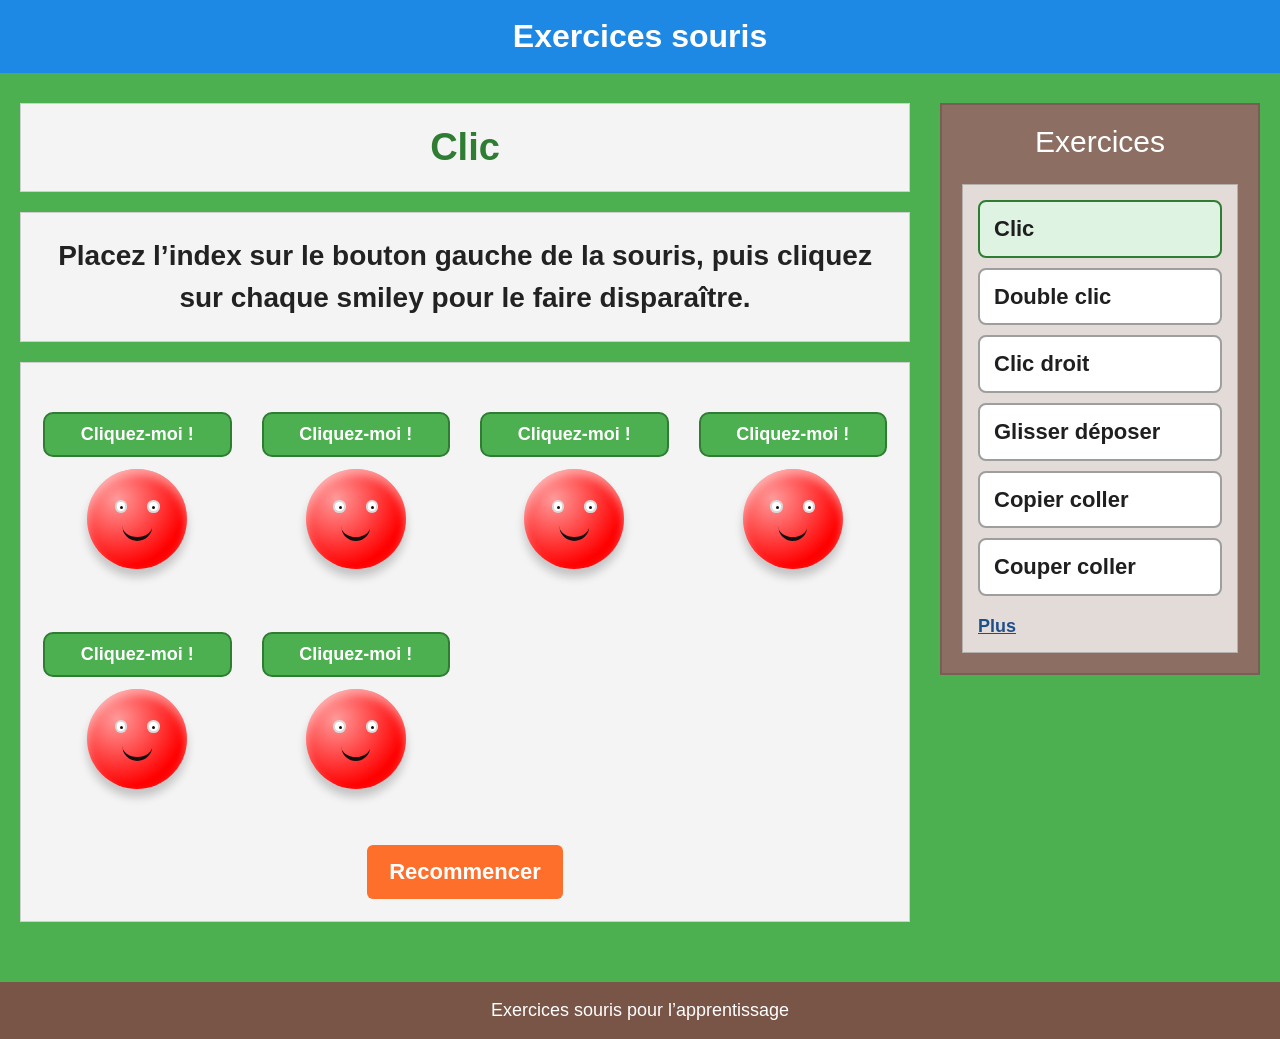
<file: index.html>
<!DOCTYPE html>
<html lang="fr">
<head>
  <meta charset="UTF-8">
  <meta name="viewport" content="width=device-width, initial-scale=1.0">
  <title>Exercices souris</title>
  <meta http-equiv="refresh" content="0; url=html/click-left.html">
  <link rel="canonical" href="html/click-left.html">
</head>
<body>
  <p>Redirection vers <a href="html/click-left.html">Exercices souris</a>…</p>
</body>
</html>
</file>
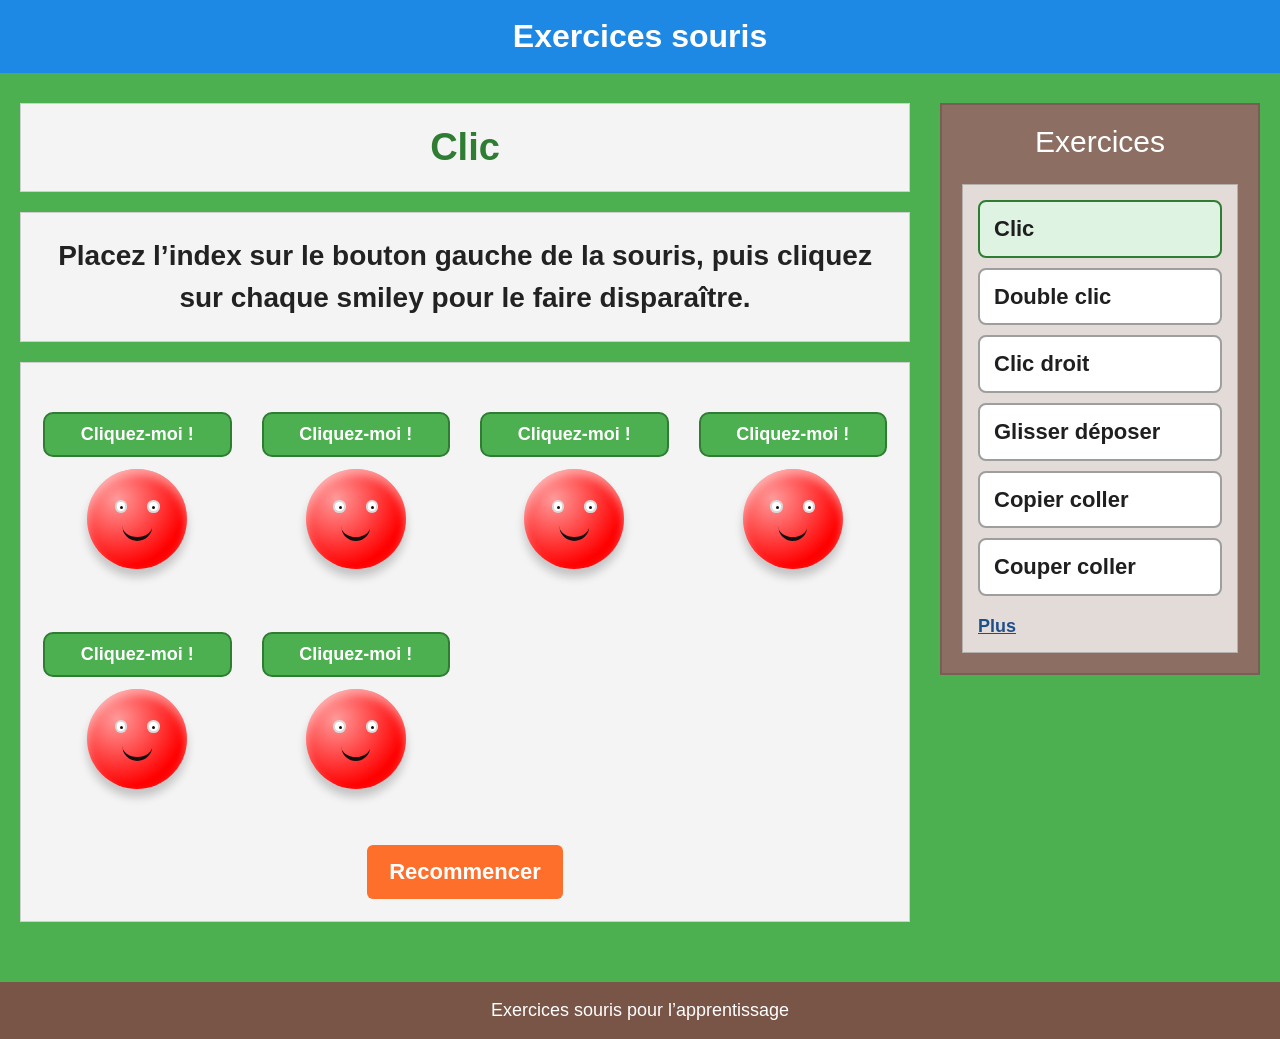
<file: html/click-left.html>
<!DOCTYPE html>
<html lang="fr">
<head>
    <meta charset="UTF-8">
    <title>Exercices souris</title>
    <meta name="viewport" content="width=device-width, initial-scale=1.0">
    <link rel="stylesheet" href="style.css">
</head>
<body class="mode-classic">

<header class="site-header">
    Exercices souris</header>

<div class="page-wrapper">
    <main class="main-content">
        <section class="card">
            <h1 class="exercise-title">
                Clic            </h1>
        </section>

        <section class="card" id="exercise-instruction-card">
            <p class="instruction">
                Placez l’index sur le bouton gauche de la souris, puis cliquez sur chaque smiley pour le faire disparaître.            </p>
        </section>

        <section class="card feedback-card is-hidden" id="exercise-feedback-card" aria-live="polite">
            <p class="feedback-message" id="exercise-feedback-message"></p>
        </section>

        <section class="card">
                <div id="click-left-exercise">

    
    <div class="exercise-zone completion-hideable" id="exercise-zone">
                    <div class="smiley-item" data-item>
                <div class="action-label">Cliquez-moi !</div>

                <button
                    type="button"
                    class="smiley-btn"
                    data-action="click-left"
                    aria-label="Smiley 1"
                >
                    <span
                        class="smiley"
                        style="width: 100px; height: 100px;"
                    >
                        <span class="smiley-face">
                            <span class="eye left"></span>
                            <span class="eye right"></span>
                            <span class="mouth"></span>
                        </span>
                    </span>
                </button>
            </div>
                    <div class="smiley-item" data-item>
                <div class="action-label">Cliquez-moi !</div>

                <button
                    type="button"
                    class="smiley-btn"
                    data-action="click-left"
                    aria-label="Smiley 2"
                >
                    <span
                        class="smiley"
                        style="width: 100px; height: 100px;"
                    >
                        <span class="smiley-face">
                            <span class="eye left"></span>
                            <span class="eye right"></span>
                            <span class="mouth"></span>
                        </span>
                    </span>
                </button>
            </div>
                    <div class="smiley-item" data-item>
                <div class="action-label">Cliquez-moi !</div>

                <button
                    type="button"
                    class="smiley-btn"
                    data-action="click-left"
                    aria-label="Smiley 3"
                >
                    <span
                        class="smiley"
                        style="width: 100px; height: 100px;"
                    >
                        <span class="smiley-face">
                            <span class="eye left"></span>
                            <span class="eye right"></span>
                            <span class="mouth"></span>
                        </span>
                    </span>
                </button>
            </div>
                    <div class="smiley-item" data-item>
                <div class="action-label">Cliquez-moi !</div>

                <button
                    type="button"
                    class="smiley-btn"
                    data-action="click-left"
                    aria-label="Smiley 4"
                >
                    <span
                        class="smiley"
                        style="width: 100px; height: 100px;"
                    >
                        <span class="smiley-face">
                            <span class="eye left"></span>
                            <span class="eye right"></span>
                            <span class="mouth"></span>
                        </span>
                    </span>
                </button>
            </div>
                    <div class="smiley-item" data-item>
                <div class="action-label">Cliquez-moi !</div>

                <button
                    type="button"
                    class="smiley-btn"
                    data-action="click-left"
                    aria-label="Smiley 5"
                >
                    <span
                        class="smiley"
                        style="width: 100px; height: 100px;"
                    >
                        <span class="smiley-face">
                            <span class="eye left"></span>
                            <span class="eye right"></span>
                            <span class="mouth"></span>
                        </span>
                    </span>
                </button>
            </div>
                    <div class="smiley-item" data-item>
                <div class="action-label">Cliquez-moi !</div>

                <button
                    type="button"
                    class="smiley-btn"
                    data-action="click-left"
                    aria-label="Smiley 6"
                >
                    <span
                        class="smiley"
                        style="width: 100px; height: 100px;"
                    >
                        <span class="smiley-face">
                            <span class="eye left"></span>
                            <span class="eye right"></span>
                            <span class="mouth"></span>
                        </span>
                    </span>
                </button>
            </div>
            </div>

    <div class="status-box completion-hideable remaining-box" aria-hidden="true">
        Restants : <span id="remaining-count">6</span> / 6    </div>
    <div class="controls">
        
        <a
            class="btn btn-orange"
            href="?action=click-left&items=6&size=100&mode=classic"
        >
            Recommencer
        </a>

            </div>


    </div>

    <script>
        (function () {
            'use strict';

            const exercise = document.getElementById('click-left-exercise');
            const zone = document.getElementById('exercise-zone');
            const remainingCount = document.getElementById('remaining-count');
            const nextStepButton = document.getElementById('next-step-button');
            const instructionCard = document.getElementById('exercise-instruction-card');
            const feedbackCard = document.getElementById('exercise-feedback-card');
            const feedbackMessage = document.getElementById('exercise-feedback-message');
            const countdownValue = document.getElementById('countdown-value');
            const countdownProgress = document.getElementById('countdown-progress');
            const restartButton = exercise.querySelector('.btn-orange');

            if (!zone || !exercise) {
                return;
            }

            let remaining = zone.querySelectorAll('[data-item]').length;
            let isGameOver = false;
            let isCompleted = false;
            let timerId = null;
            let remainingSeconds = null;
            const initialSeconds = typeof remainingSeconds === 'number' ? remainingSeconds : null;

            function enableNextStep() {
                if (!nextStepButton) {
                    return;
                }

                nextStepButton.classList.remove('is-hidden');
            }

            function showFeedback(message, stateClass) {
                if (instructionCard) {
                    instructionCard.classList.add('is-hidden');
                }

                if (!feedbackCard || !feedbackMessage) {
                    return;
                }

                feedbackMessage.textContent = message;
                feedbackCard.classList.remove('is-hidden', 'is-success-feedback', 'is-timeout-feedback');
                feedbackCard.classList.add(stateClass);
            }

            function completeExercise() {
                if (isGameOver || isCompleted) {
                    return;
                }
                isCompleted = true;
                if (timerId !== null) {
                    window.clearInterval(timerId);
                }
                enableNextStep();
                showFeedback('Bravo ! Tous les smileys ont été cliqués.', 'is-success-feedback');
            }

            function handleGameOver() {
                if (isCompleted || isGameOver) {
                    return;
                }
                isGameOver = true;
                if (timerId !== null) {
                    window.clearInterval(timerId);
                }

                exercise.querySelectorAll('.controls .btn').forEach(function (button) {
                    if (button === restartButton) {
                        return;
                    }
                    button.classList.add('is-hidden');
                    button.setAttribute('aria-hidden', 'true');
                });

                showFeedback('Temps écoulé. Vous pouvez recommencer.', 'is-timeout-feedback');
            }

            function formatSeconds(value) {
                const normalizedValue = Number.isFinite(value) ? Math.max(0, value) : 0;
                return String(Math.round(normalizedValue));
            }

            function updateProgressBar() {
                if (!countdownProgress || typeof initialSeconds !== 'number' || initialSeconds <= 0) {
                    return;
                }

                const ratio = Math.max(0, Math.min(1, remainingSeconds / initialSeconds));
                countdownProgress.style.width = (ratio * 100).toFixed(1) + '%';
            }

            if (typeof remainingSeconds === 'number' && countdownValue) {
                updateProgressBar();
                timerId = window.setInterval(function () {
                    if (isCompleted || isGameOver) {
                        return;
                    }

                    remainingSeconds = Math.max(0, Number((remainingSeconds - 0.1).toFixed(1)));
                    countdownValue.textContent = formatSeconds(remainingSeconds);
                    updateProgressBar();

                    if (remainingSeconds <= 0) {
                        handleGameOver();
                    }
                }, 100);
            }

            zone.addEventListener('click', function (event) {
                if (isGameOver || isCompleted) {
                    return;
                }
                const button = event.target.closest('.smiley-btn');

                if (!button) {
                    return;
                }

                const item = button.closest('[data-item]');
                if (!item) {
                    return;
                }

                if (item.classList.contains('is-done')) {
                    return;
                }

                item.classList.add('is-done');
                remaining--;

                if (remainingCount) {
                    remainingCount.textContent = String(remaining);
                }

                if (remaining <= 0) {
                    completeExercise();
                }
            });

            zone.addEventListener('contextmenu', function (event) {
                const button = event.target.closest('.smiley-btn');

                if (!button) {
                    return;
                }

                event.preventDefault();
            });
        })();
    </script>
        </section>
    </main>

    <aside class="sidebar">
        <h2>Exercices</h2>
        <div class="sidebar-box">
            <nav class="exercise-menu" aria-label="Choisir un exercice"><ul class="exercise-menu-list"><li class="exercise-menu-item"><a class="exercise-menu-link is-active" href="click-left.html?action=click-left&amp;items=4&amp;size=100&amp;mode=classic">Clic</a></li><li class="exercise-menu-item"><a class="exercise-menu-link" href="double-click.html?action=double-click&amp;items=4&amp;size=100&amp;mode=classic">Double clic</a></li><li class="exercise-menu-item"><a class="exercise-menu-link" href="right-click.html?action=right-click&amp;items=4&amp;size=100&amp;mode=classic">Clic droit</a></li><li class="exercise-menu-item"><a class="exercise-menu-link" href="drag-drop.html?action=drag-drop&amp;items=2&amp;size=100&amp;mode=classic">Glisser déposer</a></li><li class="exercise-menu-item"><a class="exercise-menu-link" href="copy-paste.html?action=copy-paste&amp;items=2&amp;size=100&amp;mode=classic">Copier coller</a></li><li class="exercise-menu-item"><a class="exercise-menu-link" href="cut-paste.html?action=cut-paste&amp;items=2&amp;size=100&amp;mode=classic">Couper coller</a></li></ul><details class="exercise-mode-toggle"><summary aria-label="Afficher ou masquer les modes"><span class="exercise-mode-toggle-label-plus">Plus</span><span class="exercise-mode-toggle-label-minus">Moins</span></summary><div class="exercise-mode-list" aria-label="Choisir un mode"><a class="exercise-mode-link is-active" href="click-left.html?action=click-left&amp;items=4&amp;size=100&amp;mode=classic">Classique</a><a class="exercise-mode-link" href="click-left.html?action=click-left&amp;items=4&amp;size=100&amp;mode=chrono-beginner">Chrono Débutant</a><a class="exercise-mode-link" href="click-left.html?action=click-left&amp;items=4&amp;size=100&amp;mode=chrono-normal">Chrono Normal</a><a class="exercise-mode-link" href="click-left.html?action=click-left&amp;items=4&amp;size=100&amp;mode=chrono-expert">Chrono Expert</a></div></details></nav>        </div>
    </aside>
</div>

<footer class="footer">
    Exercices souris pour l’apprentissage
</footer>

</body>
</html>
</file>
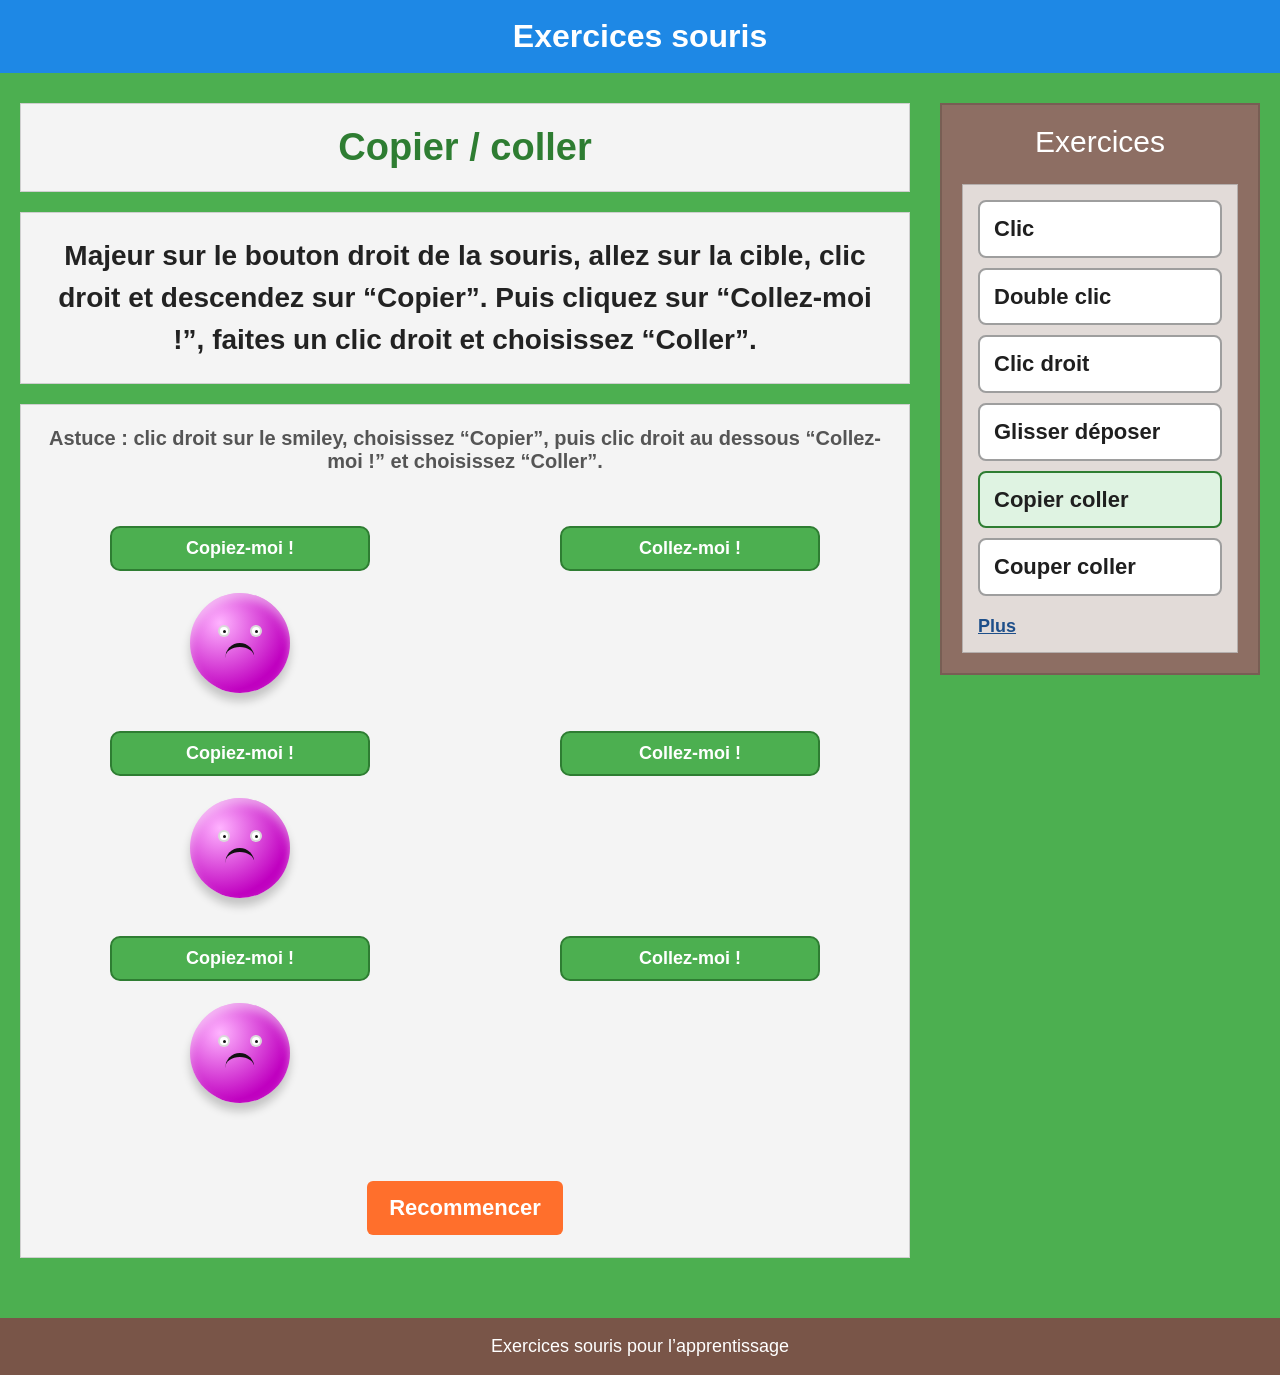
<file: html/copy-paste.html>
<!DOCTYPE html>
<html lang="fr">
<head>
    <meta charset="UTF-8">
    <title>Exercices souris</title>
    <meta name="viewport" content="width=device-width, initial-scale=1.0">
    <link rel="stylesheet" href="style.css">
</head>
<body class="mode-classic">

<header class="site-header">
    Exercices souris</header>

<div class="page-wrapper">
    <main class="main-content">
        <section class="card">
            <h1 class="exercise-title">
                Copier / coller            </h1>
        </section>

        <section class="card" id="exercise-instruction-card">
            <p class="instruction">
                Majeur sur le bouton droit de la souris, allez sur la cible, clic droit et descendez sur “Copier”. Puis cliquez sur “Collez-moi !”, faites un clic droit et choisissez “Coller”.            </p>
        </section>

        <section class="card feedback-card is-hidden" id="exercise-feedback-card" aria-live="polite">
            <p class="feedback-message" id="exercise-feedback-message"></p>
        </section>

        <section class="card">
                <div class="workflow-exercise" id="copy-paste-exercise">
        
        <div class="menu-note completion-hideable" id="copy-note">
            Astuce : clic droit sur le smiley, choisissez “Copier”, puis clic droit au dessous “Collez-moi !” et choisissez “Coller”.
        </div>

                    <div class="workflow-row workflow-row--copy completion-hideable" data-row data-id="item-1">
                <div class="workflow-side copy-origin" data-copy-origin>
                    <div class="action-label">Copiez-moi !</div>

                    <div class="workflow-target">
                        <button
                            type="button"
                            class="smiley-btn"
                            data-copy-source="item-1"
                            aria-label="Smiley à copier 1"
                        >
                            <span
                                class="smiley is-purple"
                                style="width: 100px; height: 100px;"
                            >
                                <span class="smiley-face">
                                    <span class="eye left"></span>
                                    <span class="eye right"></span>
                                    <span class="mouth" style="border-bottom:none;border-top:4px solid #111;border-radius:50px 50px 0 0;bottom:28%;"></span>
                                </span>
                            </span>
                        </button>

                        <div class="context-menu" data-context-menu hidden>
                            <button type="button" class="context-menu-item" disabled>Nouveau</button>
                            <button type="button" class="context-menu-item" disabled>Couper</button>
                            <button type="button" class="context-menu-item" data-copy-command="copy">Copier</button>
                            <button type="button" class="context-menu-item" disabled>Renommer</button>
                            <button type="button" class="context-menu-item is-separator-top" disabled>Supprimer</button>
                        </div>
                    </div>
                </div>

                <div class="workflow-side copy-destination" data-copy-destination>
                    <div class="action-label">Collez-moi !</div>

                    <div class="workflow-target">
                        <div class="paste-slot" data-paste-slot></div>

                        <div class="context-menu" data-paste-menu hidden>
                            <button type="button" class="context-menu-item" disabled>Annuler</button>
                            <button type="button" class="context-menu-item is-disabled" data-paste-command="paste">Coller</button>
                            <button type="button" class="context-menu-item" disabled>Propriétés</button>
                        </div>
                    </div>
                </div>
            </div>
                    <div class="workflow-row workflow-row--copy completion-hideable" data-row data-id="item-2">
                <div class="workflow-side copy-origin" data-copy-origin>
                    <div class="action-label">Copiez-moi !</div>

                    <div class="workflow-target">
                        <button
                            type="button"
                            class="smiley-btn"
                            data-copy-source="item-2"
                            aria-label="Smiley à copier 2"
                        >
                            <span
                                class="smiley is-purple"
                                style="width: 100px; height: 100px;"
                            >
                                <span class="smiley-face">
                                    <span class="eye left"></span>
                                    <span class="eye right"></span>
                                    <span class="mouth" style="border-bottom:none;border-top:4px solid #111;border-radius:50px 50px 0 0;bottom:28%;"></span>
                                </span>
                            </span>
                        </button>

                        <div class="context-menu" data-context-menu hidden>
                            <button type="button" class="context-menu-item" disabled>Nouveau</button>
                            <button type="button" class="context-menu-item" disabled>Couper</button>
                            <button type="button" class="context-menu-item" data-copy-command="copy">Copier</button>
                            <button type="button" class="context-menu-item" disabled>Renommer</button>
                            <button type="button" class="context-menu-item is-separator-top" disabled>Supprimer</button>
                        </div>
                    </div>
                </div>

                <div class="workflow-side copy-destination" data-copy-destination>
                    <div class="action-label">Collez-moi !</div>

                    <div class="workflow-target">
                        <div class="paste-slot" data-paste-slot></div>

                        <div class="context-menu" data-paste-menu hidden>
                            <button type="button" class="context-menu-item" disabled>Annuler</button>
                            <button type="button" class="context-menu-item is-disabled" data-paste-command="paste">Coller</button>
                            <button type="button" class="context-menu-item" disabled>Propriétés</button>
                        </div>
                    </div>
                </div>
            </div>
                    <div class="workflow-row workflow-row--copy completion-hideable" data-row data-id="item-3">
                <div class="workflow-side copy-origin" data-copy-origin>
                    <div class="action-label">Copiez-moi !</div>

                    <div class="workflow-target">
                        <button
                            type="button"
                            class="smiley-btn"
                            data-copy-source="item-3"
                            aria-label="Smiley à copier 3"
                        >
                            <span
                                class="smiley is-purple"
                                style="width: 100px; height: 100px;"
                            >
                                <span class="smiley-face">
                                    <span class="eye left"></span>
                                    <span class="eye right"></span>
                                    <span class="mouth" style="border-bottom:none;border-top:4px solid #111;border-radius:50px 50px 0 0;bottom:28%;"></span>
                                </span>
                            </span>
                        </button>

                        <div class="context-menu" data-context-menu hidden>
                            <button type="button" class="context-menu-item" disabled>Nouveau</button>
                            <button type="button" class="context-menu-item" disabled>Couper</button>
                            <button type="button" class="context-menu-item" data-copy-command="copy">Copier</button>
                            <button type="button" class="context-menu-item" disabled>Renommer</button>
                            <button type="button" class="context-menu-item is-separator-top" disabled>Supprimer</button>
                        </div>
                    </div>
                </div>

                <div class="workflow-side copy-destination" data-copy-destination>
                    <div class="action-label">Collez-moi !</div>

                    <div class="workflow-target">
                        <div class="paste-slot" data-paste-slot></div>

                        <div class="context-menu" data-paste-menu hidden>
                            <button type="button" class="context-menu-item" disabled>Annuler</button>
                            <button type="button" class="context-menu-item is-disabled" data-paste-command="paste">Coller</button>
                            <button type="button" class="context-menu-item" disabled>Propriétés</button>
                        </div>
                    </div>
                </div>
            </div>
        
        <div class="status-box completion-hideable remaining-box" aria-hidden="true">
            Restants : <span id="remaining-count">3</span> / 3        </div>

        <div class="controls">
            
            <a
                class="btn btn-orange"
                href="?action=copy-paste&items=3&size=100&mode=classic"
            >
                Recommencer
            </a>

                    </div>


    </div>

    <script>
        (function () {
            'use strict';

            const exercise = document.getElementById('copy-paste-exercise');
            const remainingCount = document.getElementById('remaining-count');
            const copyNote = document.getElementById('copy-note');
            const nextStepButton = document.getElementById('next-step-button');
            const instructionCard = document.getElementById('exercise-instruction-card');
            const feedbackCard = document.getElementById('exercise-feedback-card');
            const feedbackMessage = document.getElementById('exercise-feedback-message');
            const countdownValue = document.getElementById('countdown-value');
            const countdownProgress = document.getElementById('countdown-progress');
            const restartButton = exercise.querySelector('.btn-orange');

            if (!exercise) {
                return;
            }

            let copiedId = null;
            let remaining = exercise.querySelectorAll('[data-row]').length;
            let isGameOver = false;
            let isCompleted = false;
            let timerId = null;
            let remainingSeconds = null;
            const initialSeconds = typeof remainingSeconds === 'number' ? remainingSeconds : null;

            function enableNextStep() {
                if (!nextStepButton) {
                    return;
                }

                nextStepButton.classList.remove('is-hidden');
            }

            function showFeedback(message, stateClass) {
                if (instructionCard) {
                    instructionCard.classList.add('is-hidden');
                }

                if (!feedbackCard || !feedbackMessage) {
                    return;
                }

                feedbackMessage.textContent = message;
                feedbackCard.classList.remove('is-hidden', 'is-success-feedback', 'is-timeout-feedback');
                feedbackCard.classList.add(stateClass);
            }

            function completeExercise() {
                if (isGameOver || isCompleted) {
                    return;
                }
                isCompleted = true;
                if (timerId !== null) {
                    window.clearInterval(timerId);
                }
                enableNextStep();
                showFeedback('Bravo ! Tous les smileys ont été copiés puis collés.', 'is-success-feedback');
            }

            function closeAllMenus() {
                exercise.querySelectorAll('[data-context-menu], [data-paste-menu]').forEach(function (menu) {
                    menu.hidden = true;
                });
            }

            function handleGameOver() {
                if (isCompleted || isGameOver) {
                    return;
                }
                isGameOver = true;
                if (timerId !== null) {
                    window.clearInterval(timerId);
                }
                closeAllMenus();
                exercise.querySelectorAll('.controls .btn').forEach(function (button) {
                    if (button === restartButton) {
                        return;
                    }
                    button.classList.add('is-hidden');
                    button.setAttribute('aria-hidden', 'true');
                });
                showFeedback('Temps écoulé. Vous pouvez recommencer.', 'is-timeout-feedback');
                if (copyNote) {
                    copyNote.textContent = 'Temps écoulé.';
                }
            }

            function formatSeconds(value) {
                const normalizedValue = Number.isFinite(value) ? Math.max(0, value) : 0;
                return String(Math.round(normalizedValue));
            }

            function updateProgressBar() {
                if (!countdownProgress || typeof initialSeconds !== 'number' || initialSeconds <= 0) {
                    return;
                }

                const ratio = Math.max(0, Math.min(1, remainingSeconds / initialSeconds));
                countdownProgress.style.width = (ratio * 100).toFixed(1) + '%';
            }

            if (typeof remainingSeconds === 'number' && countdownValue) {
                updateProgressBar();
                timerId = window.setInterval(function () {
                    if (isCompleted || isGameOver) {
                        return;
                    }
                    remainingSeconds = Math.max(0, Number((remainingSeconds - 0.1).toFixed(1)));
                    countdownValue.textContent = formatSeconds(remainingSeconds);
                    updateProgressBar();
                    if (remainingSeconds <= 0) {
                        handleGameOver();
                    }
                }, 100);
            }

            function positionMenuAtClick(menu, event) {
                menu.hidden = false;

                const menuWidth = menu.offsetWidth;
                const menuHeight = menu.offsetHeight;
                const margin = 4;

                const maxX = Math.max(margin, window.innerWidth - menuWidth - margin);
                const maxY = Math.max(margin, window.innerHeight - menuHeight - margin);

                const left = Math.max(margin, Math.min(event.clientX, maxX));
                const top = Math.max(margin, Math.min(event.clientY, maxY));

                menu.style.left = left + 'px';
                menu.style.top = top + 'px';
            }

            document.addEventListener('contextmenu', function (event) {
                if (exercise.contains(event.target)) {
                    event.preventDefault();
                }
            }, true);

            function canPasteInRow(row) {
                if (!row || !copiedId) {
                    return false;
                }

                const expectedId = row.getAttribute('data-id');
                if (!expectedId || expectedId !== copiedId) {
                    return false;
                }

                const origin = row.querySelector('[data-copy-origin]');
                return !origin || !origin.classList.contains('is-done');
            }

            function updatePasteMenus() {
                exercise.querySelectorAll('[data-paste-command="paste"]').forEach(function (button) {
                    const row = button.closest('[data-row]');
                    if (canPasteInRow(row)) {
                        button.classList.remove('is-disabled');
                        button.disabled = false;
                    } else {
                        button.classList.add('is-disabled');
                        button.disabled = true;
                    }
                });
            }

            exercise.addEventListener('contextmenu', function (event) {
                const sourceButton = event.target.closest('[data-copy-source]');
                const pasteArea = event.target.closest('[data-copy-destination] .workflow-target, [data-paste-slot]');

                event.preventDefault();
                if (isGameOver || isCompleted) {
                    return;
                }

                if (!sourceButton && !pasteArea) {
                    closeAllMenus();
                    return;
                }

                closeAllMenus();

                if (sourceButton) {
                    const row = sourceButton.closest('[data-row]');
                    if (!row) {
                        return;
                    }

                    const origin = row.querySelector('[data-copy-origin]');
                    if (!origin || origin.classList.contains('is-done')) {
                        return;
                    }

                    const menu = row.querySelector('[data-context-menu]');
                    if (menu) {
                        positionMenuAtClick(menu, event);
                    }

                    if (copyNote) {
                        copyNote.textContent = 'Cliquez maintenant sur “Copier”.';
                    }

                    return;
                }

                const target = event.target.closest('[data-copy-destination]');
                if (!target) {
                    return;
                }

                const menu = target.querySelector('[data-paste-menu]');
                if (!menu) {
                    return;
                }

                updatePasteMenus();
                positionMenuAtClick(menu, event);

                if (copyNote) {
                    copyNote.textContent = copiedId
                        ? 'Cliquez maintenant sur “Coller”.'
                        : 'Il faut d’abord copier un smiley.';
                }
            });

            exercise.addEventListener('click', function (event) {
                if (isGameOver || isCompleted) {
                    return;
                }
                const copyButton = event.target.closest('[data-copy-command="copy"]');
                if (copyButton) {
                    const row = copyButton.closest('[data-row]');
                    if (!row) {
                        return;
                    }

                    const source = row.querySelector('[data-copy-source]');
                    const origin = row.querySelector('[data-copy-origin]');
                    const menu = row.querySelector('[data-context-menu]');

                    if (!source || !origin || origin.classList.contains('is-done')) {
                        return;
                    }

                    copiedId = source.getAttribute('data-copy-source');

                    if (menu) {
                        menu.hidden = true;
                    }

                    updatePasteMenus();

                    if (copyNote) {
                        copyNote.textContent = 'Très bien. Faites maintenant un clic droit au dessous de “Collez-moi !”.';
                    }

                    return;
                }

                const pasteButton = event.target.closest('[data-paste-command="paste"]');
                if (pasteButton) {
                    if (!copiedId) {
                        return;
                    }

                    const row = pasteButton.closest('[data-row]');
                    if (!row) {
                        return;
                    }

                    const expectedId = row.getAttribute('data-id');
                    const slot = row.querySelector('[data-paste-slot]');
                    const pasteMenu = row.querySelector('[data-paste-menu]');
                    const origin = row.querySelector('[data-copy-origin]');
                    const source = row.querySelector('[data-copy-source]');

                    if (!expectedId || !slot || !origin || !source || origin.classList.contains('is-done')) {
                        return;
                    }

                    if (copiedId !== expectedId) {
                        if (pasteMenu) {
                            pasteMenu.hidden = true;
                        }
                        if (copyNote) {
                            copyNote.textContent = 'Ce n’est pas le bon smiley pour cette ligne. Recommencez.';
                        }
                        return;
                    }

                    slot.innerHTML = '';
                    const clone = source.cloneNode(true);
                    clone.removeAttribute('data-copy-source');
                    clone.disabled = true;
                    clone.setAttribute('aria-hidden', 'true');
                    slot.appendChild(clone);
                    slot.classList.add('is-filled');

                    origin.classList.add('is-done');

                    if (pasteMenu) {
                        pasteMenu.hidden = true;
                    }

                    copiedId = null;
                    updatePasteMenus();
                    remaining--;

                    if (remainingCount) {
                        remainingCount.textContent = String(remaining);
                    }

                    if (copyNote && remaining > 0) {
                        copyNote.textContent = 'Très bien. Passez à la ligne suivante.';
                    }

                    if (remaining <= 0) {
                        completeExercise();
                        if (copyNote) {
                            copyNote.textContent = 'Exercice terminé. Vous pouvez passer à l’étape suivante.';
                        }
                    }

                    return;
                }

                if (!event.target.closest('.context-menu') && !event.target.closest('[data-copy-source]') && !event.target.closest('[data-copy-destination]')) {
                    closeAllMenus();
                }
            });

            document.addEventListener('click', function (event) {
                if (!exercise.contains(event.target)) {
                    closeAllMenus();
                }
            });

            document.addEventListener('keydown', function (event) {
                if (event.key === 'Escape') {
                    closeAllMenus();
                }
            });

            updatePasteMenus();
        })();
    </script>
        </section>
    </main>

    <aside class="sidebar">
        <h2>Exercices</h2>
        <div class="sidebar-box">
            <nav class="exercise-menu" aria-label="Choisir un exercice"><ul class="exercise-menu-list"><li class="exercise-menu-item"><a class="exercise-menu-link" href="click-left.html?action=click-left&amp;items=4&amp;size=100&amp;mode=classic">Clic</a></li><li class="exercise-menu-item"><a class="exercise-menu-link" href="double-click.html?action=double-click&amp;items=4&amp;size=100&amp;mode=classic">Double clic</a></li><li class="exercise-menu-item"><a class="exercise-menu-link" href="right-click.html?action=right-click&amp;items=4&amp;size=100&amp;mode=classic">Clic droit</a></li><li class="exercise-menu-item"><a class="exercise-menu-link" href="drag-drop.html?action=drag-drop&amp;items=2&amp;size=100&amp;mode=classic">Glisser déposer</a></li><li class="exercise-menu-item"><a class="exercise-menu-link is-active" href="copy-paste.html?action=copy-paste&amp;items=2&amp;size=100&amp;mode=classic">Copier coller</a></li><li class="exercise-menu-item"><a class="exercise-menu-link" href="cut-paste.html?action=cut-paste&amp;items=2&amp;size=100&amp;mode=classic">Couper coller</a></li></ul><details class="exercise-mode-toggle"><summary aria-label="Afficher ou masquer les modes"><span class="exercise-mode-toggle-label-plus">Plus</span><span class="exercise-mode-toggle-label-minus">Moins</span></summary><div class="exercise-mode-list" aria-label="Choisir un mode"><a class="exercise-mode-link is-active" href="copy-paste.html?action=copy-paste&amp;items=2&amp;size=100&amp;mode=classic">Classique</a><a class="exercise-mode-link" href="copy-paste.html?action=copy-paste&amp;items=2&amp;size=100&amp;mode=chrono-beginner">Chrono Débutant</a><a class="exercise-mode-link" href="copy-paste.html?action=copy-paste&amp;items=2&amp;size=100&amp;mode=chrono-normal">Chrono Normal</a><a class="exercise-mode-link" href="copy-paste.html?action=copy-paste&amp;items=2&amp;size=100&amp;mode=chrono-expert">Chrono Expert</a></div></details></nav>        </div>
    </aside>
</div>

<footer class="footer">
    Exercices souris pour l’apprentissage
</footer>

</body>
</html>
</file>
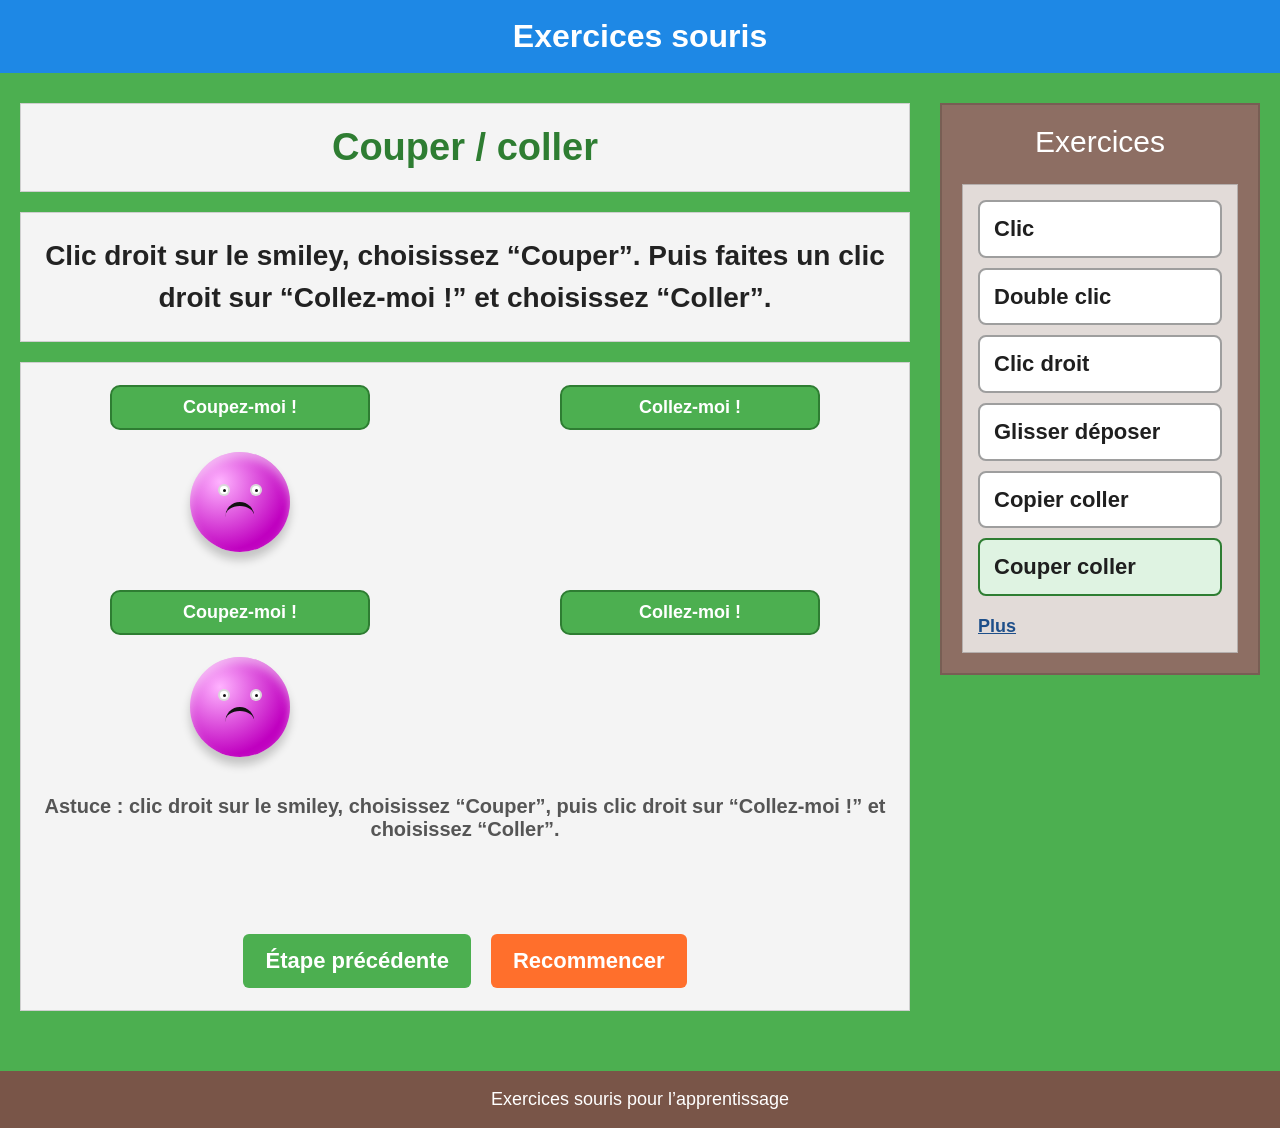
<file: html/cut-paste.html>
<!DOCTYPE html>
<html lang="fr">
<head>
    <meta charset="UTF-8">
    <title>Exercices souris</title>
    <meta name="viewport" content="width=device-width, initial-scale=1.0">
    <link rel="stylesheet" href="style.css">
</head>
<body class="mode-classic">

<header class="site-header">
    Exercices souris</header>

<div class="page-wrapper">
    <main class="main-content">
        <section class="card">
            <h1 class="exercise-title">
                Couper / coller            </h1>
        </section>

        <section class="card" id="exercise-instruction-card">
            <p class="instruction">
                Clic droit sur le smiley, choisissez “Couper”. Puis faites un clic droit sur “Collez-moi !” et choisissez “Coller”.            </p>
        </section>

        <section class="card feedback-card is-hidden" id="exercise-feedback-card" aria-live="polite">
            <p class="feedback-message" id="exercise-feedback-message"></p>
        </section>

        <section class="card">
                <div class="workflow-exercise" id="cut-paste-exercise">
        
                    <div class="workflow-row workflow-row--copy completion-hideable" data-row data-id="item-1">
                <div class="workflow-side copy-origin" data-copy-origin>
                    <div class="action-label">Coupez-moi !</div>

                    <div class="workflow-target">
                        <button
                            type="button"
                            class="smiley-btn"
                            data-cut-source="item-1"
                            aria-label="Smiley à couper 1"
                        >
                            <span
                                class="smiley is-purple"
                                style="width: 100px; height: 100px;"
                            >
                                <span class="smiley-face">
                                    <span class="eye left"></span>
                                    <span class="eye right"></span>
                                    <span class="mouth" style="border-bottom:none;border-top:4px solid #111;border-radius:50px 50px 0 0;bottom:28%;"></span>
                                </span>
                            </span>
                        </button>

                        <div class="context-menu" data-context-menu hidden>
                            <button type="button" class="context-menu-item" disabled>Nouveau</button>
                            <button type="button" class="context-menu-item" data-copy-command="cut">Couper</button>
                            <button type="button" class="context-menu-item" disabled>Copier</button>
                            <button type="button" class="context-menu-item" disabled>Renommer</button>
                            <button type="button" class="context-menu-item is-separator-top" disabled>Supprimer</button>
                        </div>
                    </div>
                </div>

                <div class="workflow-side copy-destination" data-copy-destination>
                    <div class="action-label">Collez-moi !</div>

                    <div class="workflow-target">
                        <div class="paste-slot" data-paste-slot></div>

                        <div class="context-menu" data-paste-menu hidden>
                            <button type="button" class="context-menu-item" disabled>Annuler</button>
                            <button type="button" class="context-menu-item is-disabled" data-paste-command="paste">Coller</button>
                            <button type="button" class="context-menu-item" disabled>Propriétés</button>
                        </div>
                    </div>
                </div>
            </div>
                    <div class="workflow-row workflow-row--copy completion-hideable" data-row data-id="item-2">
                <div class="workflow-side copy-origin" data-copy-origin>
                    <div class="action-label">Coupez-moi !</div>

                    <div class="workflow-target">
                        <button
                            type="button"
                            class="smiley-btn"
                            data-cut-source="item-2"
                            aria-label="Smiley à couper 2"
                        >
                            <span
                                class="smiley is-purple"
                                style="width: 100px; height: 100px;"
                            >
                                <span class="smiley-face">
                                    <span class="eye left"></span>
                                    <span class="eye right"></span>
                                    <span class="mouth" style="border-bottom:none;border-top:4px solid #111;border-radius:50px 50px 0 0;bottom:28%;"></span>
                                </span>
                            </span>
                        </button>

                        <div class="context-menu" data-context-menu hidden>
                            <button type="button" class="context-menu-item" disabled>Nouveau</button>
                            <button type="button" class="context-menu-item" data-copy-command="cut">Couper</button>
                            <button type="button" class="context-menu-item" disabled>Copier</button>
                            <button type="button" class="context-menu-item" disabled>Renommer</button>
                            <button type="button" class="context-menu-item is-separator-top" disabled>Supprimer</button>
                        </div>
                    </div>
                </div>

                <div class="workflow-side copy-destination" data-copy-destination>
                    <div class="action-label">Collez-moi !</div>

                    <div class="workflow-target">
                        <div class="paste-slot" data-paste-slot></div>

                        <div class="context-menu" data-paste-menu hidden>
                            <button type="button" class="context-menu-item" disabled>Annuler</button>
                            <button type="button" class="context-menu-item is-disabled" data-paste-command="paste">Coller</button>
                            <button type="button" class="context-menu-item" disabled>Propriétés</button>
                        </div>
                    </div>
                </div>
            </div>
        
        <div class="status-box completion-hideable remaining-box" aria-hidden="true">
            Restants : <span id="remaining-count">2</span> / 2        </div>
        <div class="menu-note completion-hideable" id="copy-note">
            Astuce : clic droit sur le smiley, choisissez “Couper”, puis clic droit sur “Collez-moi !” et choisissez “Coller”.
        </div>

        <div class="controls">
                            <a
                    class="btn btn-green"
                    href="copy-paste.html?action=copy-paste&amp;items=8&amp;size=100&amp;mode=classic"
                >
                    Étape précédente
                </a>
            
            <a
                class="btn btn-orange"
                href="?action=cut-paste&items=2&size=100&mode=classic"
            >
                Recommencer
            </a>

                            <a
                    class="btn btn-green is-hidden"
                    id="next-step-button"
                    href="cut-paste.html?action=cut-paste&amp;items=8&amp;size=100&amp;mode=classic"
                >
                    Étape suivante
                </a>
                    </div>


    </div>

    <script>
        (function () {
            'use strict';

            const exercise = document.getElementById('cut-paste-exercise');
            const remainingCount = document.getElementById('remaining-count');
            const copyNote = document.getElementById('copy-note');
            const nextStepButton = document.getElementById('next-step-button');
            const instructionCard = document.getElementById('exercise-instruction-card');
            const feedbackCard = document.getElementById('exercise-feedback-card');
            const feedbackMessage = document.getElementById('exercise-feedback-message');
            const countdownValue = document.getElementById('countdown-value');
            const countdownProgress = document.getElementById('countdown-progress');
            const restartButton = exercise.querySelector('.btn-orange');

            if (!exercise) {
                return;
            }

            let cutId = null;
            let remaining = exercise.querySelectorAll('[data-row]').length;
            let isGameOver = false;
            let isCompleted = false;
            let timerId = null;
            let remainingSeconds = null;
            const initialSeconds = typeof remainingSeconds === 'number' ? remainingSeconds : null;

            function enableNextStep() {
                if (!nextStepButton) {
                    return;
                }

                nextStepButton.classList.remove('is-hidden');
            }

            function showFeedback(message, stateClass) {
                if (instructionCard) {
                    instructionCard.classList.add('is-hidden');
                }

                if (!feedbackCard || !feedbackMessage) {
                    return;
                }

                feedbackMessage.textContent = message;
                feedbackCard.classList.remove('is-hidden', 'is-success-feedback', 'is-timeout-feedback');
                feedbackCard.classList.add(stateClass);
            }

            function completeExercise() {
                if (isGameOver || isCompleted) {
                    return;
                }
                isCompleted = true;
                if (timerId !== null) {
                    window.clearInterval(timerId);
                }
                enableNextStep();
                showFeedback('Bravo ! Tous les smileys ont été coupés puis collés.', 'is-success-feedback');
            }

            function clearCutPreview() {
                exercise.querySelectorAll('[data-cut-source].is-cut').forEach(function (button) {
                    button.classList.remove('is-cut');
                });
            }

            function handleGameOver() {
                if (isCompleted || isGameOver) {
                    return;
                }
                isGameOver = true;
                if (timerId !== null) {
                    window.clearInterval(timerId);
                }
                closeAllMenus();
                exercise.querySelectorAll('.controls .btn').forEach(function (button) {
                    if (button === restartButton) {
                        return;
                    }
                    button.classList.add('is-hidden');
                    button.setAttribute('aria-hidden', 'true');
                });
                showFeedback('Temps écoulé. Vous pouvez recommencer.', 'is-timeout-feedback');
                if (copyNote) {
                    copyNote.textContent = 'Temps écoulé.';
                }
            }

            function formatSeconds(value) {
                const normalizedValue = Number.isFinite(value) ? Math.max(0, value) : 0;
                return String(Math.round(normalizedValue));
            }

            function updateProgressBar() {
                if (!countdownProgress || typeof initialSeconds !== 'number' || initialSeconds <= 0) {
                    return;
                }

                const ratio = Math.max(0, Math.min(1, remainingSeconds / initialSeconds));
                countdownProgress.style.width = (ratio * 100).toFixed(1) + '%';
            }

            if (typeof remainingSeconds === 'number' && countdownValue) {
                updateProgressBar();
                timerId = window.setInterval(function () {
                    if (isCompleted || isGameOver) {
                        return;
                    }
                    remainingSeconds = Math.max(0, Number((remainingSeconds - 0.1).toFixed(1)));
                    countdownValue.textContent = formatSeconds(remainingSeconds);
                    updateProgressBar();
                    if (remainingSeconds <= 0) {
                        handleGameOver();
                    }
                }, 100);
            }

            function closeAllMenus() {
                exercise.querySelectorAll('[data-context-menu], [data-paste-menu]').forEach(function (menu) {
                    menu.hidden = true;
                });
            }

            function positionMenuAtClick(menu, event) {
                menu.hidden = false;

                const menuWidth = menu.offsetWidth;
                const menuHeight = menu.offsetHeight;
                const margin = 4;

                const maxX = Math.max(margin, window.innerWidth - menuWidth - margin);
                const maxY = Math.max(margin, window.innerHeight - menuHeight - margin);

                const left = Math.max(margin, Math.min(event.clientX, maxX));
                const top = Math.max(margin, Math.min(event.clientY, maxY));

                menu.style.left = left + 'px';
                menu.style.top = top + 'px';
            }

            document.addEventListener('contextmenu', function (event) {
                if (exercise.contains(event.target)) {
                    event.preventDefault();
                }
            }, true);

            function canPasteInRow(row) {
                if (!row || !cutId) {
                    return false;
                }

                const expectedId = row.getAttribute('data-id');
                if (!expectedId || expectedId !== cutId) {
                    return false;
                }

                const origin = row.querySelector('[data-copy-origin]');
                return !origin || !origin.classList.contains('is-done');
            }

            function updatePasteMenus() {
                exercise.querySelectorAll('[data-paste-command="paste"]').forEach(function (button) {
                    const row = button.closest('[data-row]');
                    if (canPasteInRow(row)) {
                        button.classList.remove('is-disabled');
                        button.disabled = false;
                    } else {
                        button.classList.add('is-disabled');
                        button.disabled = true;
                    }
                });
            }

            exercise.addEventListener('contextmenu', function (event) {
                const sourceButton = event.target.closest('[data-cut-source]');
                const pasteArea = event.target.closest('[data-copy-destination] .workflow-target, [data-paste-slot]');

                event.preventDefault();
                if (isGameOver || isCompleted) {
                    return;
                }

                if (!sourceButton && !pasteArea) {
                    closeAllMenus();
                    return;
                }

                closeAllMenus();

                if (sourceButton) {
                    const row = sourceButton.closest('[data-row]');
                    if (!row) {
                        return;
                    }

                    const origin = row.querySelector('[data-copy-origin]');
                    if (!origin || origin.classList.contains('is-done')) {
                        return;
                    }

                    const menu = row.querySelector('[data-context-menu]');
                    if (menu) {
                        positionMenuAtClick(menu, event);
                    }

                    if (copyNote) {
                        copyNote.textContent = 'Cliquez maintenant sur “Couper”.';
                    }

                    return;
                }

                const target = event.target.closest('[data-copy-destination]');
                if (!target) {
                    return;
                }

                const menu = target.querySelector('[data-paste-menu]');
                if (!menu) {
                    return;
                }

                updatePasteMenus();
                positionMenuAtClick(menu, event);

                if (copyNote) {
                    copyNote.textContent = cutId
                        ? 'Cliquez maintenant sur “Coller”.'
                        : 'Il faut d’abord couper un smiley.';
                }
            });

            exercise.addEventListener('click', function (event) {
                if (isGameOver || isCompleted) {
                    return;
                }
                const cutButton = event.target.closest('[data-copy-command="cut"]');
                if (cutButton) {
                    const row = cutButton.closest('[data-row]');
                    if (!row) {
                        return;
                    }

                    const source = row.querySelector('[data-cut-source]');
                    const origin = row.querySelector('[data-copy-origin]');
                    const menu = row.querySelector('[data-context-menu]');

                    if (!source || !origin || origin.classList.contains('is-done')) {
                        return;
                    }

                    clearCutPreview();
                    cutId = source.getAttribute('data-cut-source');
                    source.classList.add('is-cut');

                    if (menu) {
                        menu.hidden = true;
                    }

                    updatePasteMenus();

                    if (copyNote) {
                        copyNote.textContent = 'Très bien. Faites maintenant un clic droit sur “Collez-moi !”.';
                    }

                    return;
                }

                const pasteButton = event.target.closest('[data-paste-command="paste"]');
                if (pasteButton) {
                    if (!cutId) {
                        return;
                    }

                    const row = pasteButton.closest('[data-row]');
                    if (!row) {
                        return;
                    }

                    const expectedId = row.getAttribute('data-id');
                    const slot = row.querySelector('[data-paste-slot]');
                    const pasteMenu = row.querySelector('[data-paste-menu]');
                    const origin = row.querySelector('[data-copy-origin]');
                    const source = row.querySelector('[data-cut-source]');

                    if (!expectedId || !slot || !origin || !source || origin.classList.contains('is-done')) {
                        return;
                    }

                    if (cutId !== expectedId) {
                        if (pasteMenu) {
                            pasteMenu.hidden = true;
                        }
                        if (copyNote) {
                            copyNote.textContent = 'Ce n’est pas le bon smiley pour cette ligne. Recommencez.';
                        }
                        return;
                    }

                    slot.innerHTML = '';
                    slot.appendChild(source);
                    source.removeAttribute('data-cut-source');
                    source.classList.remove('is-cut');
                    source.disabled = true;
                    source.setAttribute('aria-hidden', 'true');
                    slot.classList.add('is-filled');

                    origin.classList.add('is-done');

                    if (pasteMenu) {
                        pasteMenu.hidden = true;
                    }

                    cutId = null;
                    updatePasteMenus();
                    remaining--;

                    if (remainingCount) {
                        remainingCount.textContent = String(remaining);
                    }

                    if (copyNote && remaining > 0) {
                        copyNote.textContent = 'Très bien. Passez à la ligne suivante.';
                    }

                    if (remaining <= 0) {
                        completeExercise();
                        if (copyNote) {
                            copyNote.textContent = 'Exercice terminé.';
                        }
                    }

                    return;
                }

                if (!event.target.closest('.context-menu') && !event.target.closest('[data-cut-source]') && !event.target.closest('[data-copy-destination]')) {
                    closeAllMenus();
                }
            });

            document.addEventListener('click', function (event) {
                if (!exercise.contains(event.target)) {
                    closeAllMenus();
                }
            });

            document.addEventListener('keydown', function (event) {
                if (event.key === 'Escape') {
                    closeAllMenus();
                }
            });

            updatePasteMenus();
        })();
    </script>
        </section>
    </main>

    <aside class="sidebar">
        <h2>Exercices</h2>
        <div class="sidebar-box">
            <nav class="exercise-menu" aria-label="Choisir un exercice"><ul class="exercise-menu-list"><li class="exercise-menu-item"><a class="exercise-menu-link" href="click-left.html?action=click-left&amp;items=4&amp;size=100&amp;mode=classic">Clic</a></li><li class="exercise-menu-item"><a class="exercise-menu-link" href="double-click.html?action=double-click&amp;items=4&amp;size=100&amp;mode=classic">Double clic</a></li><li class="exercise-menu-item"><a class="exercise-menu-link" href="right-click.html?action=right-click&amp;items=4&amp;size=100&amp;mode=classic">Clic droit</a></li><li class="exercise-menu-item"><a class="exercise-menu-link" href="drag-drop.html?action=drag-drop&amp;items=2&amp;size=100&amp;mode=classic">Glisser déposer</a></li><li class="exercise-menu-item"><a class="exercise-menu-link" href="copy-paste.html?action=copy-paste&amp;items=2&amp;size=100&amp;mode=classic">Copier coller</a></li><li class="exercise-menu-item"><a class="exercise-menu-link is-active" href="cut-paste.html?action=cut-paste&amp;items=2&amp;size=100&amp;mode=classic">Couper coller</a></li></ul><details class="exercise-mode-toggle"><summary aria-label="Afficher ou masquer les modes"><span class="exercise-mode-toggle-label-plus">Plus</span><span class="exercise-mode-toggle-label-minus">Moins</span></summary><div class="exercise-mode-list" aria-label="Choisir un mode"><a class="exercise-mode-link is-active" href="cut-paste.html?action=cut-paste&amp;items=2&amp;size=100&amp;mode=classic">Classique</a><a class="exercise-mode-link" href="cut-paste.html?action=cut-paste&amp;items=2&amp;size=100&amp;mode=chrono-beginner">Chrono Débutant</a><a class="exercise-mode-link" href="cut-paste.html?action=cut-paste&amp;items=2&amp;size=100&amp;mode=chrono-normal">Chrono Normal</a><a class="exercise-mode-link" href="cut-paste.html?action=cut-paste&amp;items=2&amp;size=100&amp;mode=chrono-expert">Chrono Expert</a></div></details></nav>        </div>
    </aside>
</div>

<footer class="footer">
    Exercices souris pour l’apprentissage
</footer>

</body>
</html>
</file>
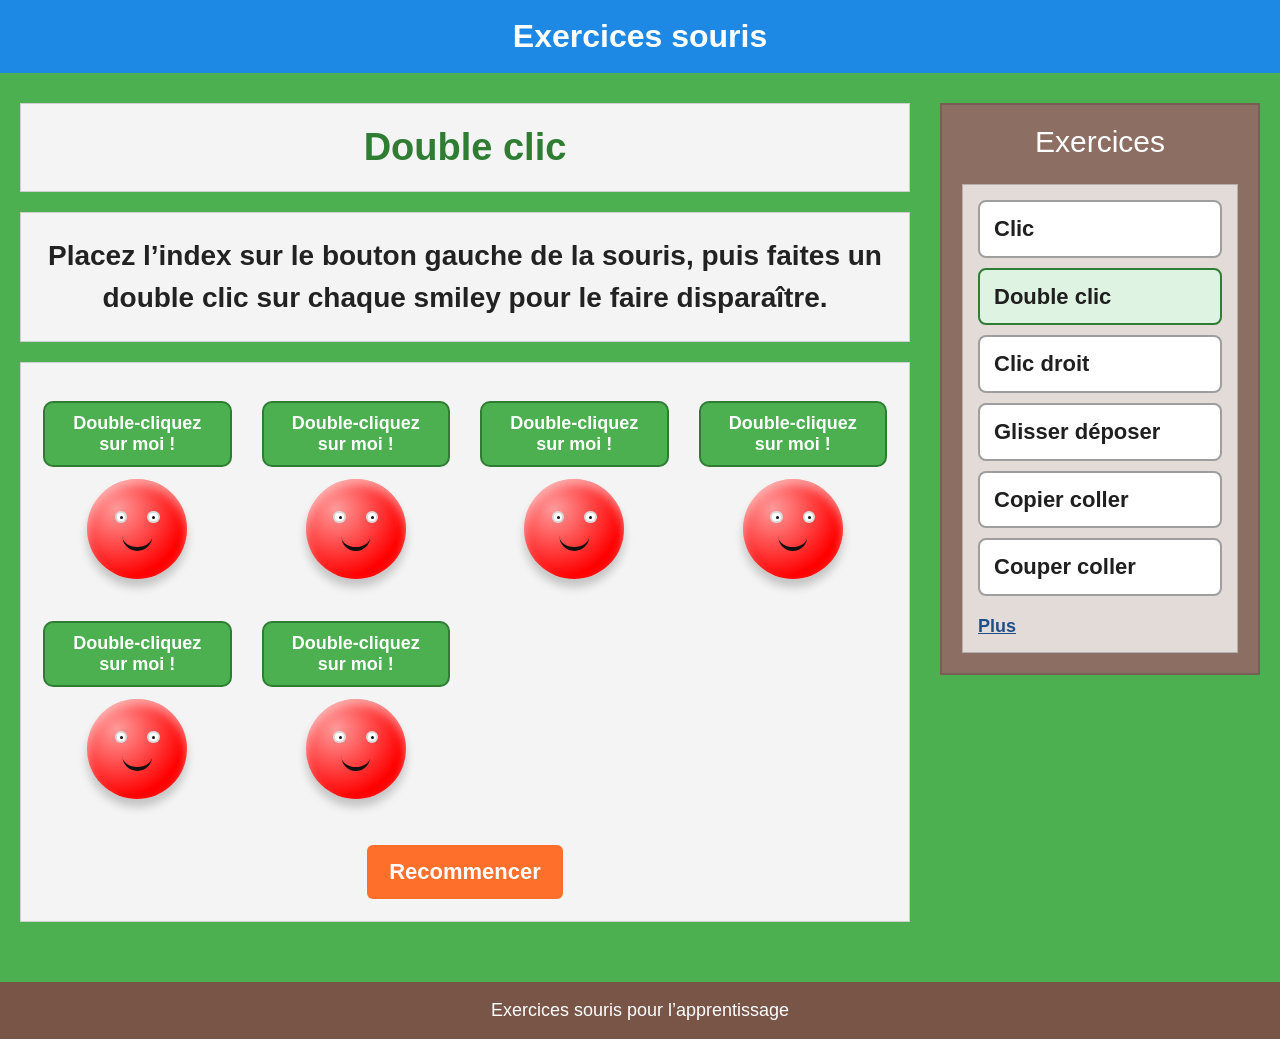
<file: html/double-click.html>
<!DOCTYPE html>
<html lang="fr">
<head>
    <meta charset="UTF-8">
    <title>Exercices souris</title>
    <meta name="viewport" content="width=device-width, initial-scale=1.0">
    <link rel="stylesheet" href="style.css">
</head>
<body class="mode-classic">

<header class="site-header">
    Exercices souris</header>

<div class="page-wrapper">
    <main class="main-content">
        <section class="card">
            <h1 class="exercise-title">
                Double clic            </h1>
        </section>

        <section class="card" id="exercise-instruction-card">
            <p class="instruction">
                Placez l’index sur le bouton gauche de la souris, puis faites un double clic sur chaque smiley pour le faire disparaître.            </p>
        </section>

        <section class="card feedback-card is-hidden" id="exercise-feedback-card" aria-live="polite">
            <p class="feedback-message" id="exercise-feedback-message"></p>
        </section>

        <section class="card">
                <div id="double-click-exercise">

    
    <div class="exercise-zone completion-hideable" id="exercise-zone">
                    <div class="smiley-item" data-item>
                <div class="action-label">Double-cliquez sur moi !</div>

                <button
                    type="button"
                    class="smiley-btn"
                    data-action="double-click"
                    aria-label="Smiley 1"
                >
                    <span
                        class="smiley"
                        style="width: 100px; height: 100px;"
                    >
                        <span class="smiley-face">
                            <span class="eye left"></span>
                            <span class="eye right"></span>
                            <span class="mouth"></span>
                        </span>
                    </span>
                </button>
            </div>
                    <div class="smiley-item" data-item>
                <div class="action-label">Double-cliquez sur moi !</div>

                <button
                    type="button"
                    class="smiley-btn"
                    data-action="double-click"
                    aria-label="Smiley 2"
                >
                    <span
                        class="smiley"
                        style="width: 100px; height: 100px;"
                    >
                        <span class="smiley-face">
                            <span class="eye left"></span>
                            <span class="eye right"></span>
                            <span class="mouth"></span>
                        </span>
                    </span>
                </button>
            </div>
                    <div class="smiley-item" data-item>
                <div class="action-label">Double-cliquez sur moi !</div>

                <button
                    type="button"
                    class="smiley-btn"
                    data-action="double-click"
                    aria-label="Smiley 3"
                >
                    <span
                        class="smiley"
                        style="width: 100px; height: 100px;"
                    >
                        <span class="smiley-face">
                            <span class="eye left"></span>
                            <span class="eye right"></span>
                            <span class="mouth"></span>
                        </span>
                    </span>
                </button>
            </div>
                    <div class="smiley-item" data-item>
                <div class="action-label">Double-cliquez sur moi !</div>

                <button
                    type="button"
                    class="smiley-btn"
                    data-action="double-click"
                    aria-label="Smiley 4"
                >
                    <span
                        class="smiley"
                        style="width: 100px; height: 100px;"
                    >
                        <span class="smiley-face">
                            <span class="eye left"></span>
                            <span class="eye right"></span>
                            <span class="mouth"></span>
                        </span>
                    </span>
                </button>
            </div>
                    <div class="smiley-item" data-item>
                <div class="action-label">Double-cliquez sur moi !</div>

                <button
                    type="button"
                    class="smiley-btn"
                    data-action="double-click"
                    aria-label="Smiley 5"
                >
                    <span
                        class="smiley"
                        style="width: 100px; height: 100px;"
                    >
                        <span class="smiley-face">
                            <span class="eye left"></span>
                            <span class="eye right"></span>
                            <span class="mouth"></span>
                        </span>
                    </span>
                </button>
            </div>
                    <div class="smiley-item" data-item>
                <div class="action-label">Double-cliquez sur moi !</div>

                <button
                    type="button"
                    class="smiley-btn"
                    data-action="double-click"
                    aria-label="Smiley 6"
                >
                    <span
                        class="smiley"
                        style="width: 100px; height: 100px;"
                    >
                        <span class="smiley-face">
                            <span class="eye left"></span>
                            <span class="eye right"></span>
                            <span class="mouth"></span>
                        </span>
                    </span>
                </button>
            </div>
            </div>

    <div class="status-box completion-hideable remaining-box" aria-hidden="true">
        Restants : <span id="remaining-count">6</span> / 6    </div>
    <div class="controls">
        
        <a
            class="btn btn-orange"
            href="?action=double-click&items=6&size=100&mode=classic"
        >
            Recommencer
        </a>

            </div>


    </div>

    <script>
        (function () {
            'use strict';

            const exercise = document.getElementById('double-click-exercise');
            const zone = document.getElementById('exercise-zone');
            const remainingCount = document.getElementById('remaining-count');
            const nextStepButton = document.getElementById('next-step-button');
            const instructionCard = document.getElementById('exercise-instruction-card');
            const feedbackCard = document.getElementById('exercise-feedback-card');
            const feedbackMessage = document.getElementById('exercise-feedback-message');
            const countdownValue = document.getElementById('countdown-value');
            const countdownProgress = document.getElementById('countdown-progress');
            const restartButton = exercise.querySelector('.btn-orange');

            if (!zone || !exercise) {
                return;
            }

            let remaining = zone.querySelectorAll('[data-item]').length;
            let isGameOver = false;
            let isCompleted = false;
            let timerId = null;
            let remainingSeconds = null;
            const initialSeconds = typeof remainingSeconds === 'number' ? remainingSeconds : null;

            function enableNextStep() {
                if (!nextStepButton) {
                    return;
                }

                nextStepButton.classList.remove('is-hidden');
            }

            function showFeedback(message, stateClass) {
                if (instructionCard) {
                    instructionCard.classList.add('is-hidden');
                }

                if (!feedbackCard || !feedbackMessage) {
                    return;
                }

                feedbackMessage.textContent = message;
                feedbackCard.classList.remove('is-hidden', 'is-success-feedback', 'is-timeout-feedback');
                feedbackCard.classList.add(stateClass);
            }

            function completeExercise() {
                if (isGameOver || isCompleted) {
                    return;
                }
                isCompleted = true;
                if (timerId !== null) {
                    window.clearInterval(timerId);
                }
                enableNextStep();
                showFeedback('Bravo ! Tous les smileys ont été double-cliqués.', 'is-success-feedback');
            }

            function handleGameOver() {
                if (isCompleted || isGameOver) {
                    return;
                }
                isGameOver = true;
                if (timerId !== null) {
                    window.clearInterval(timerId);
                }
                exercise.querySelectorAll('.controls .btn').forEach(function (button) {
                    if (button === restartButton) {
                        return;
                    }
                    button.classList.add('is-hidden');
                    button.setAttribute('aria-hidden', 'true');
                });
                showFeedback('Temps écoulé. Vous pouvez recommencer.', 'is-timeout-feedback');
            }

            function formatSeconds(value) {
                const normalizedValue = Number.isFinite(value) ? Math.max(0, value) : 0;
                return String(Math.round(normalizedValue));
            }

            function updateProgressBar() {
                if (!countdownProgress || typeof initialSeconds !== 'number' || initialSeconds <= 0) {
                    return;
                }

                const ratio = Math.max(0, Math.min(1, remainingSeconds / initialSeconds));
                countdownProgress.style.width = (ratio * 100).toFixed(1) + '%';
            }

            if (typeof remainingSeconds === 'number' && countdownValue) {
                updateProgressBar();
                timerId = window.setInterval(function () {
                    if (isCompleted || isGameOver) {
                        return;
                    }
                    remainingSeconds = Math.max(0, Number((remainingSeconds - 0.1).toFixed(1)));
                    countdownValue.textContent = formatSeconds(remainingSeconds);
                    updateProgressBar();
                    if (remainingSeconds <= 0) {
                        handleGameOver();
                    }
                }, 100);
            }

            zone.addEventListener('dblclick', function (event) {
                if (isGameOver || isCompleted) {
                    return;
                }
                const button = event.target.closest('.smiley-btn');

                if (!button) {
                    return;
                }

                const item = button.closest('[data-item]');
                if (!item) {
                    return;
                }

                if (item.classList.contains('is-done')) {
                    return;
                }

                item.classList.add('is-done');
                remaining--;

                if (remainingCount) {
                    remainingCount.textContent = String(remaining);
                }

                if (remaining <= 0) {
                    completeExercise();
                }
            });

            zone.addEventListener('contextmenu', function (event) {
                const button = event.target.closest('.smiley-btn');

                if (!button) {
                    return;
                }

                event.preventDefault();
            });
        })();
    </script>
        </section>
    </main>

    <aside class="sidebar">
        <h2>Exercices</h2>
        <div class="sidebar-box">
            <nav class="exercise-menu" aria-label="Choisir un exercice"><ul class="exercise-menu-list"><li class="exercise-menu-item"><a class="exercise-menu-link" href="click-left.html?action=click-left&amp;items=4&amp;size=100&amp;mode=classic">Clic</a></li><li class="exercise-menu-item"><a class="exercise-menu-link is-active" href="double-click.html?action=double-click&amp;items=4&amp;size=100&amp;mode=classic">Double clic</a></li><li class="exercise-menu-item"><a class="exercise-menu-link" href="right-click.html?action=right-click&amp;items=4&amp;size=100&amp;mode=classic">Clic droit</a></li><li class="exercise-menu-item"><a class="exercise-menu-link" href="drag-drop.html?action=drag-drop&amp;items=2&amp;size=100&amp;mode=classic">Glisser déposer</a></li><li class="exercise-menu-item"><a class="exercise-menu-link" href="copy-paste.html?action=copy-paste&amp;items=2&amp;size=100&amp;mode=classic">Copier coller</a></li><li class="exercise-menu-item"><a class="exercise-menu-link" href="cut-paste.html?action=cut-paste&amp;items=2&amp;size=100&amp;mode=classic">Couper coller</a></li></ul><details class="exercise-mode-toggle"><summary aria-label="Afficher ou masquer les modes"><span class="exercise-mode-toggle-label-plus">Plus</span><span class="exercise-mode-toggle-label-minus">Moins</span></summary><div class="exercise-mode-list" aria-label="Choisir un mode"><a class="exercise-mode-link is-active" href="double-click.html?action=double-click&amp;items=4&amp;size=100&amp;mode=classic">Classique</a><a class="exercise-mode-link" href="double-click.html?action=double-click&amp;items=4&amp;size=100&amp;mode=chrono-beginner">Chrono Débutant</a><a class="exercise-mode-link" href="double-click.html?action=double-click&amp;items=4&amp;size=100&amp;mode=chrono-normal">Chrono Normal</a><a class="exercise-mode-link" href="double-click.html?action=double-click&amp;items=4&amp;size=100&amp;mode=chrono-expert">Chrono Expert</a></div></details></nav>        </div>
    </aside>
</div>

<footer class="footer">
    Exercices souris pour l’apprentissage
</footer>

</body>
</html>
</file>
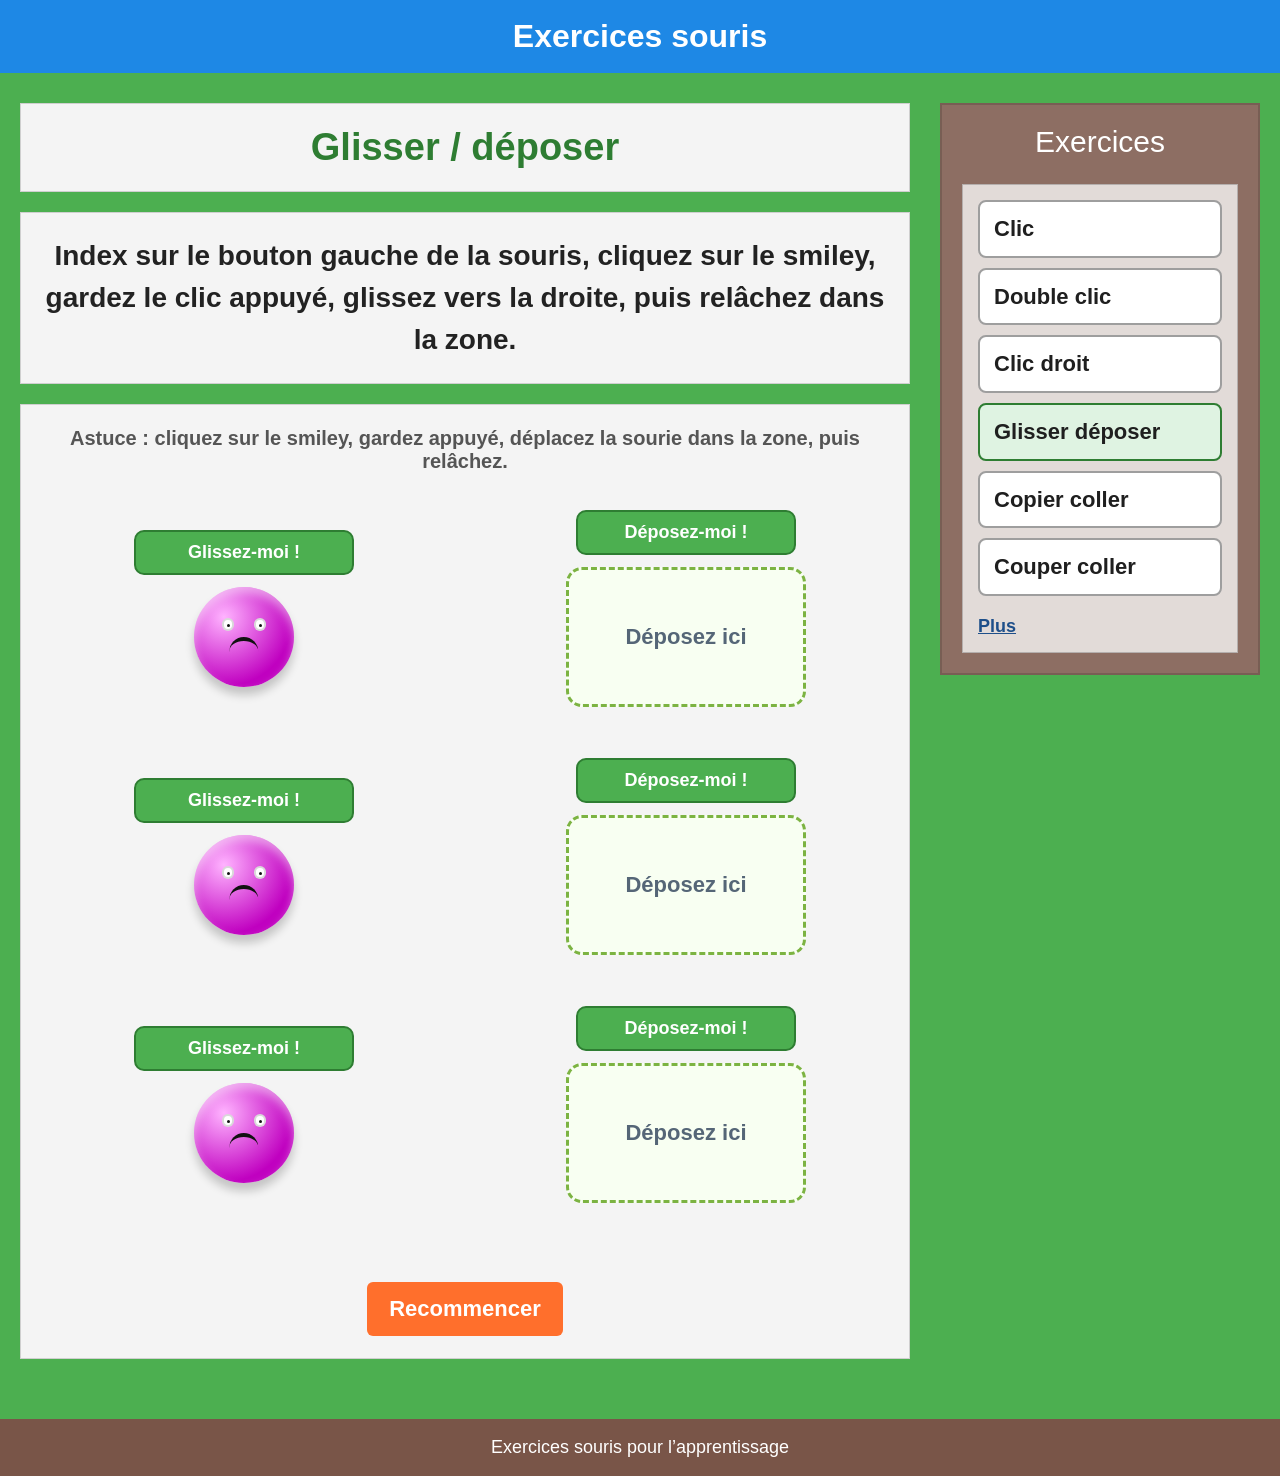
<file: html/drag-drop.html>
<!DOCTYPE html>
<html lang="fr">
<head>
    <meta charset="UTF-8">
    <title>Exercices souris</title>
    <meta name="viewport" content="width=device-width, initial-scale=1.0">
    <link rel="stylesheet" href="style.css">
</head>
<body class="mode-classic">

<header class="site-header">
    Exercices souris</header>

<div class="page-wrapper">
    <main class="main-content">
        <section class="card">
            <h1 class="exercise-title">
                Glisser / déposer            </h1>
        </section>

        <section class="card" id="exercise-instruction-card">
            <p class="instruction">
                Index sur le bouton gauche de la souris, cliquez sur le smiley, gardez le clic appuyé, glissez vers la droite, puis relâchez dans la zone.            </p>
        </section>

        <section class="card feedback-card is-hidden" id="exercise-feedback-card" aria-live="polite">
            <p class="feedback-message" id="exercise-feedback-message"></p>
        </section>

        <section class="card">
                <div id="dragdrop-exercise">

    
        <div class="menu-note completion-hideable" id="drag-note">
            Astuce : cliquez sur le smiley, gardez appuyé, déplacez la sourie dans la zone, puis relâchez.
        </div>

                    <div class="workflow-row workflow-row--dragdrop completion-hideable" data-row>
                <div class="workflow-side">
                    <div class="action-label">Glissez-moi !</div>

                    <div class="drag-smiley-origin">
                        <button
                            type="button"
                            class="smiley-btn drag-smiley"
                            draggable="true"
                            data-drag-id="smiley-1"
                            aria-label="Smiley à glisser 1"
                        >
                            <span
                                class="smiley is-purple"
                                style="width: 100px; height: 100px;"
                            >
                                <span class="smiley-face">
                                    <span class="eye left"></span>
                                    <span class="eye right"></span>
                                    <span class="mouth" style="border-bottom:none;border-top:4px solid #111;border-radius:50px 50px 0 0;bottom:28%;"></span>
                                </span>
                            </span>
                        </button>
                    </div>
                </div>

                <div class="workflow-side">
                    <div class="action-label">Déposez-moi !</div>

                    <div class="drop-zone" data-drop-id="smiley-1">
                        <div class="drop-zone-text">Déposez ici</div>
                    </div>
                </div>
            </div>
                    <div class="workflow-row workflow-row--dragdrop completion-hideable" data-row>
                <div class="workflow-side">
                    <div class="action-label">Glissez-moi !</div>

                    <div class="drag-smiley-origin">
                        <button
                            type="button"
                            class="smiley-btn drag-smiley"
                            draggable="true"
                            data-drag-id="smiley-2"
                            aria-label="Smiley à glisser 2"
                        >
                            <span
                                class="smiley is-purple"
                                style="width: 100px; height: 100px;"
                            >
                                <span class="smiley-face">
                                    <span class="eye left"></span>
                                    <span class="eye right"></span>
                                    <span class="mouth" style="border-bottom:none;border-top:4px solid #111;border-radius:50px 50px 0 0;bottom:28%;"></span>
                                </span>
                            </span>
                        </button>
                    </div>
                </div>

                <div class="workflow-side">
                    <div class="action-label">Déposez-moi !</div>

                    <div class="drop-zone" data-drop-id="smiley-2">
                        <div class="drop-zone-text">Déposez ici</div>
                    </div>
                </div>
            </div>
                    <div class="workflow-row workflow-row--dragdrop completion-hideable" data-row>
                <div class="workflow-side">
                    <div class="action-label">Glissez-moi !</div>

                    <div class="drag-smiley-origin">
                        <button
                            type="button"
                            class="smiley-btn drag-smiley"
                            draggable="true"
                            data-drag-id="smiley-3"
                            aria-label="Smiley à glisser 3"
                        >
                            <span
                                class="smiley is-purple"
                                style="width: 100px; height: 100px;"
                            >
                                <span class="smiley-face">
                                    <span class="eye left"></span>
                                    <span class="eye right"></span>
                                    <span class="mouth" style="border-bottom:none;border-top:4px solid #111;border-radius:50px 50px 0 0;bottom:28%;"></span>
                                </span>
                            </span>
                        </button>
                    </div>
                </div>

                <div class="workflow-side">
                    <div class="action-label">Déposez-moi !</div>

                    <div class="drop-zone" data-drop-id="smiley-3">
                        <div class="drop-zone-text">Déposez ici</div>
                    </div>
                </div>
            </div>
        
        <div class="status-box completion-hideable remaining-box" aria-hidden="true">
            Restants : <span id="remaining-count">3</span> / 3        </div>

        <div class="controls">
            
            <a
                class="btn btn-orange"
                href="?action=drag-drop&items=3&size=100&mode=classic"
            >
                Recommencer
            </a>

                    </div>


    </div>

    <script>
        (function () {
            'use strict';

            const exercise = document.getElementById('dragdrop-exercise');
            const remainingCount = document.getElementById('remaining-count');
            const dragNote = document.getElementById('drag-note');
            const nextStepButton = document.getElementById('next-step-button');
            const instructionCard = document.getElementById('exercise-instruction-card');
            const feedbackCard = document.getElementById('exercise-feedback-card');
            const feedbackMessage = document.getElementById('exercise-feedback-message');
            const countdownValue = document.getElementById('countdown-value');
            const countdownProgress = document.getElementById('countdown-progress');
            const restartButton = exercise.querySelector('.btn-orange');

            if (!exercise) {
                return;
            }

            let draggedId = null;
            let remaining = exercise.querySelectorAll('[data-row]').length;
            let isGameOver = false;
            let isCompleted = false;
            let timerId = null;
            let remainingSeconds = null;
            const initialSeconds = typeof remainingSeconds === 'number' ? remainingSeconds : null;

            function enableNextStep() {
                if (!nextStepButton) {
                    return;
                }

                nextStepButton.classList.remove('is-hidden');
            }

            function showFeedback(message, stateClass) {
                if (instructionCard) {
                    instructionCard.classList.add('is-hidden');
                }

                if (!feedbackCard || !feedbackMessage) {
                    return;
                }

                feedbackMessage.textContent = message;
                feedbackCard.classList.remove('is-hidden', 'is-success-feedback', 'is-timeout-feedback');
                feedbackCard.classList.add(stateClass);
            }

            function completeExercise() {
                if (isGameOver || isCompleted) {
                    return;
                }
                isCompleted = true;
                if (timerId !== null) {
                    window.clearInterval(timerId);
                }
                enableNextStep();
                showFeedback('Bravo ! Tous les smileys ont été déplacés.', 'is-success-feedback');
            }

            function handleGameOver() {
                if (isCompleted || isGameOver) {
                    return;
                }
                isGameOver = true;
                if (timerId !== null) {
                    window.clearInterval(timerId);
                }
                exercise.querySelectorAll('.controls .btn').forEach(function (button) {
                    if (button === restartButton) {
                        return;
                    }
                    button.classList.add('is-hidden');
                    button.setAttribute('aria-hidden', 'true');
                });
                showFeedback('Temps écoulé. Vous pouvez recommencer.', 'is-timeout-feedback');
                if (dragNote) {
                    dragNote.textContent = 'Temps écoulé.';
                }
            }

            function formatSeconds(value) {
                const normalizedValue = Number.isFinite(value) ? Math.max(0, value) : 0;
                return String(Math.round(normalizedValue));
            }

            function updateProgressBar() {
                if (!countdownProgress || typeof initialSeconds !== 'number' || initialSeconds <= 0) {
                    return;
                }

                const ratio = Math.max(0, Math.min(1, remainingSeconds / initialSeconds));
                countdownProgress.style.width = (ratio * 100).toFixed(1) + '%';
            }

            if (typeof remainingSeconds === 'number' && countdownValue) {
                updateProgressBar();
                timerId = window.setInterval(function () {
                    if (isCompleted || isGameOver) {
                        return;
                    }
                    remainingSeconds = Math.max(0, Number((remainingSeconds - 0.1).toFixed(1)));
                    countdownValue.textContent = formatSeconds(remainingSeconds);
                    updateProgressBar();
                    if (remainingSeconds <= 0) {
                        handleGameOver();
                    }
                }, 100);
            }

            exercise.querySelectorAll('.drag-smiley').forEach(function (dragItem) {
                dragItem.addEventListener('dragstart', function (event) {
                    if (isGameOver || isCompleted) {
                        event.preventDefault();
                        return;
                    }
                    draggedId = dragItem.getAttribute('data-drag-id');

                    if (event.dataTransfer) {
                        event.dataTransfer.setData('text/plain', draggedId);
                        event.dataTransfer.effectAllowed = 'move';
                    }
                });

                dragItem.addEventListener('dragend', function () {
                    exercise.querySelectorAll('.drop-zone').forEach(function (zone) {
                        zone.classList.remove('is-hover');
                    });
                });
            });

            exercise.querySelectorAll('.drop-zone').forEach(function (dropZone) {
                dropZone.addEventListener('dragover', function (event) {
                    if (isGameOver || isCompleted) {
                        return;
                    }
                    event.preventDefault();
                    dropZone.classList.add('is-hover');

                    if (event.dataTransfer) {
                        event.dataTransfer.dropEffect = 'move';
                    }
                });

                dropZone.addEventListener('dragleave', function () {
                    dropZone.classList.remove('is-hover');
                });

                dropZone.addEventListener('drop', function (event) {
                    if (isGameOver || isCompleted) {
                        return;
                    }
                    event.preventDefault();
                    dropZone.classList.remove('is-hover');

                    const expectedId = dropZone.getAttribute('data-drop-id');
                    const droppedId = draggedId || (event.dataTransfer ? event.dataTransfer.getData('text/plain') : '');

                    if (!expectedId || !droppedId || expectedId !== droppedId) {
                        if (dragNote) {
                            dragNote.textContent = 'Ce n’est pas la bonne zone. Essayez encore.';
                        }
                        return;
                    }

                    const source = exercise.querySelector('[data-drag-id="' + droppedId + '"]');
                    const row = dropZone.closest('[data-row]');

                    if (!source || !row || row.classList.contains('is-done')) {
                        return;
                    }

                    row.classList.add('is-done');
                    dropZone.classList.add('is-done');
                    dropZone.innerHTML = '';

                    const clone = source.cloneNode(true);
                    clone.removeAttribute('draggable');
                    clone.classList.remove('drag-smiley');
                    clone.disabled = true;
                    clone.setAttribute('aria-hidden', 'true');
                    dropZone.appendChild(clone);

                    remaining--;

                    if (remainingCount) {
                        remainingCount.textContent = String(remaining);
                    }

                    if (dragNote && remaining > 0) {
                        dragNote.textContent = 'Très bien. Recommencez avec le smiley suivant.';
                    }

                    if (remaining <= 0) {
                        completeExercise();
                        if (dragNote) {
                            dragNote.textContent = 'Exercice terminé. Vous pouvez passer à l’étape suivante.';
                        }
                    }
                });
            });
        })();
    </script>
        </section>
    </main>

    <aside class="sidebar">
        <h2>Exercices</h2>
        <div class="sidebar-box">
            <nav class="exercise-menu" aria-label="Choisir un exercice"><ul class="exercise-menu-list"><li class="exercise-menu-item"><a class="exercise-menu-link" href="click-left.html?action=click-left&amp;items=4&amp;size=100&amp;mode=classic">Clic</a></li><li class="exercise-menu-item"><a class="exercise-menu-link" href="double-click.html?action=double-click&amp;items=4&amp;size=100&amp;mode=classic">Double clic</a></li><li class="exercise-menu-item"><a class="exercise-menu-link" href="right-click.html?action=right-click&amp;items=4&amp;size=100&amp;mode=classic">Clic droit</a></li><li class="exercise-menu-item"><a class="exercise-menu-link is-active" href="drag-drop.html?action=drag-drop&amp;items=2&amp;size=100&amp;mode=classic">Glisser déposer</a></li><li class="exercise-menu-item"><a class="exercise-menu-link" href="copy-paste.html?action=copy-paste&amp;items=2&amp;size=100&amp;mode=classic">Copier coller</a></li><li class="exercise-menu-item"><a class="exercise-menu-link" href="cut-paste.html?action=cut-paste&amp;items=2&amp;size=100&amp;mode=classic">Couper coller</a></li></ul><details class="exercise-mode-toggle"><summary aria-label="Afficher ou masquer les modes"><span class="exercise-mode-toggle-label-plus">Plus</span><span class="exercise-mode-toggle-label-minus">Moins</span></summary><div class="exercise-mode-list" aria-label="Choisir un mode"><a class="exercise-mode-link is-active" href="drag-drop.html?action=drag-drop&amp;items=2&amp;size=100&amp;mode=classic">Classique</a><a class="exercise-mode-link" href="drag-drop.html?action=drag-drop&amp;items=2&amp;size=100&amp;mode=chrono-beginner">Chrono Débutant</a><a class="exercise-mode-link" href="drag-drop.html?action=drag-drop&amp;items=2&amp;size=100&amp;mode=chrono-normal">Chrono Normal</a><a class="exercise-mode-link" href="drag-drop.html?action=drag-drop&amp;items=2&amp;size=100&amp;mode=chrono-expert">Chrono Expert</a></div></details></nav>        </div>
    </aside>
</div>

<footer class="footer">
    Exercices souris pour l’apprentissage
</footer>

</body>
</html>
</file>
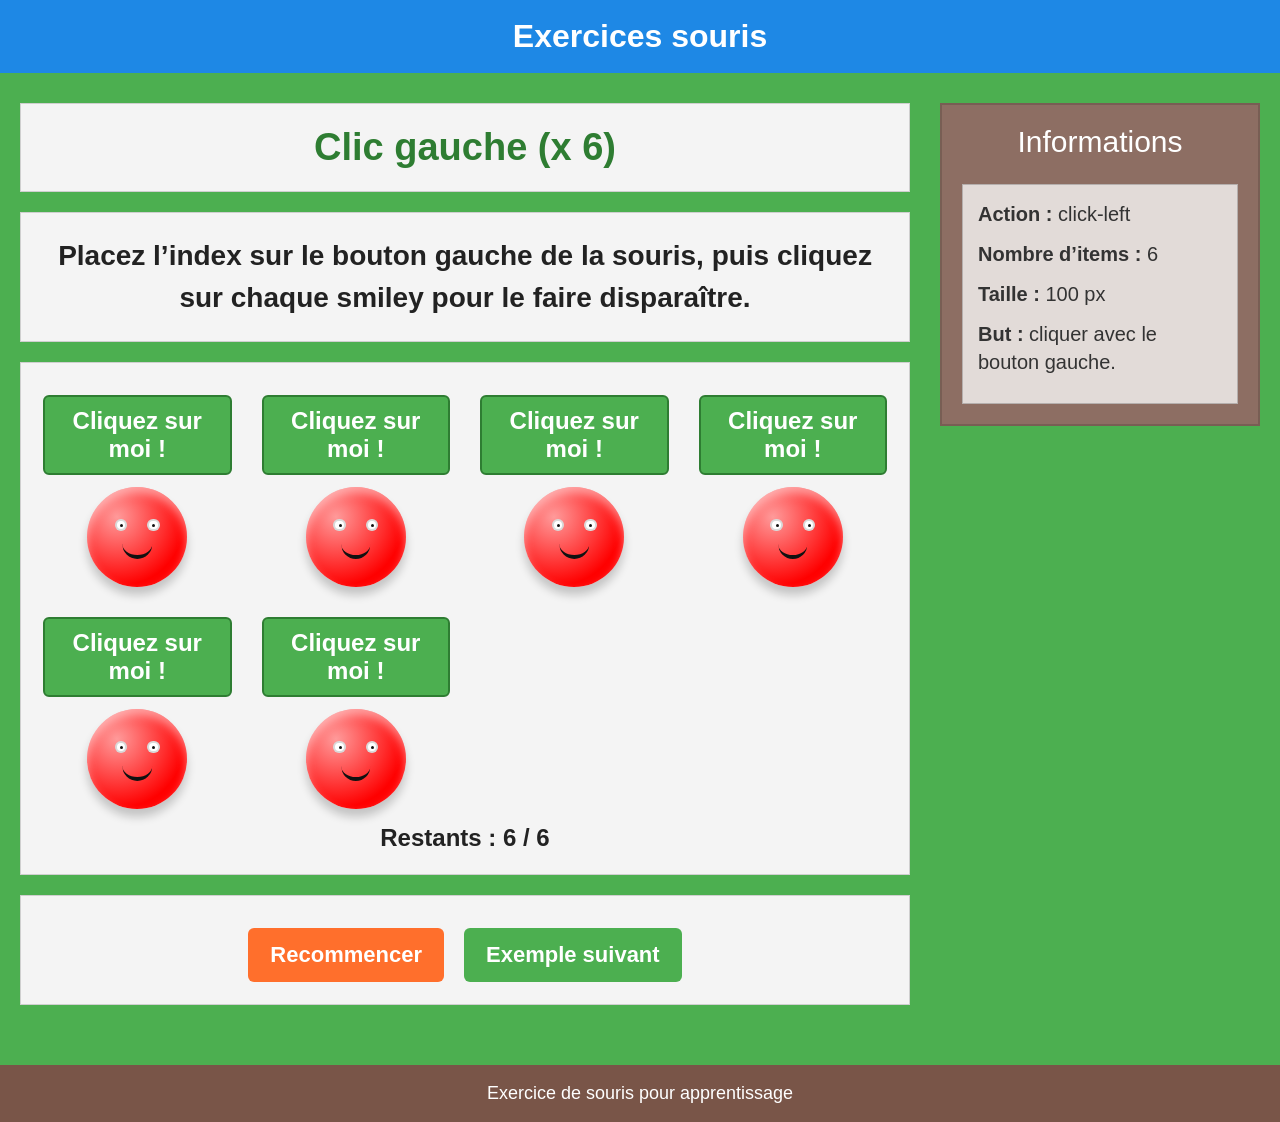
<file: html/exercise.html>
<!DOCTYPE html>
<html lang="fr">
<head>
    <meta charset="UTF-8">
    <title>Exercices souris</title>
    <meta name="viewport" content="width=device-width, initial-scale=1.0">
    <style>
        * {
            box-sizing: border-box;
        }

        body {
            margin: 0;
            font-family: Arial, Helvetica, sans-serif;
            background: #4caf50;
            color: #222;
        }

        .site-header {
            background: #1e88e5;
            color: #fff;
            padding: 18px 20px;
            text-align: center;
            font-size: 32px;
            font-weight: bold;
        }

        .page-wrapper {
            max-width: 1400px;
            margin: 0 auto;
            padding: 30px 20px 40px;
            display: flex;
            gap: 30px;
            align-items: flex-start;
        }

        .main-content {
            flex: 1;
            min-width: 0;
        }

        .sidebar {
            width: 320px;
            background: #8d6e63;
            color: #fff;
            border: 2px solid rgba(0, 0, 0, 0.15);
            padding: 20px;
        }

        .sidebar h2 {
            margin-top: 0;
            text-align: center;
            font-size: 30px;
            font-weight: normal;
        }

        .sidebar-box {
            background: rgba(255, 255, 255, 0.75);
            color: #333;
            border: 1px solid rgba(0, 0, 0, 0.2);
            padding: 15px;
        }

        .sidebar-box p {
            margin: 0 0 12px;
            font-size: 20px;
            line-height: 1.4;
        }

        .card {
            background: #f4f4f4;
            border: 1px solid #cfcfcf;
            margin-bottom: 20px;
            padding: 22px;
        }

        .exercise-title {
            text-align: center;
            font-size: 38px;
            color: #2e7d32;
            font-weight: bold;
            margin: 0;
        }

        .instruction {
            text-align: center;
            font-size: 28px;
            font-weight: bold;
            line-height: 1.5;
            margin: 0;
        }

        .exercise-zone {
            display: grid;
            grid-template-columns: repeat(auto-fit, minmax(180px, 1fr));
            gap: 30px;
            justify-items: center;
            align-items: center;
            margin-top: 10px;
        }

        .smiley-item {
            display: flex;
            flex-direction: column;
            align-items: center;
            gap: 12px;
            user-select: none;
        }

        .action-label {
            background: #4caf50;
            color: #fff;
            border: 2px solid #2e7d32;
            border-radius: 6px;
            padding: 10px 18px;
            font-size: 24px;
            font-weight: bold;
            text-align: center;
            width: 100%;
            max-width: 220px;
        }

        .smiley-btn {
            border: none;
            background: transparent;
            padding: 0;
            margin: 0;
            cursor: pointer;
            line-height: 1;
            transition: transform 0.1s ease;
        }

        .smiley-btn:hover {
            transform: scale(1.05);
        }

        .smiley-btn:focus {
            outline: 4px solid #1e88e5;
            outline-offset: 6px;
            border-radius: 50%;
        }

        .smiley {
            display: inline-flex;
            align-items: center;
            justify-content: center;
            border-radius: 50%;
            background: radial-gradient(circle at 30% 30%, #ff9a9a 0%, #ff0000 70%);
            box-shadow: inset 0 6px 10px rgba(255,255,255,0.5), 0 8px 10px rgba(0,0,0,0.2);
            position: relative;
        }

        .smiley-face {
            position: relative;
            width: 70%;
            height: 70%;
        }

        .eye {
            position: absolute;
            top: 24%;
            width: 18%;
            height: 18%;
            background: #fff;
            border-radius: 50%;
            border: 2px solid rgba(0,0,0,0.15);
        }

        .eye.left {
            left: 18%;
        }

        .eye.right {
            right: 18%;
        }

        .eye::after {
            content: '';
            position: absolute;
            width: 35%;
            height: 35%;
            background: #111;
            border-radius: 50%;
            top: 38%;
            left: 38%;
        }

        .mouth {
            position: absolute;
            left: 50%;
            bottom: 18%;
            width: 42%;
            height: 22%;
            border-bottom: 4px solid #111;
            border-radius: 0 0 50px 50px;
            transform: translateX(-50%);
        }

        .controls {
            display: flex;
            justify-content: center;
            gap: 20px;
            flex-wrap: wrap;
            padding-top: 10px;
        }

        .btn {
            display: inline-block;
            border: none;
            padding: 14px 22px;
            font-size: 22px;
            font-weight: bold;
            text-decoration: none;
            cursor: pointer;
            border-radius: 6px;
        }

        .btn-orange {
            background: #ff6f2c;
            color: #fff;
        }

        .btn-green {
            background: #4caf50;
            color: #fff;
        }

        .status-box {
            margin-top: 15px;
            text-align: center;
            font-size: 24px;
            font-weight: bold;
        }

        .success-message {
            display: none;
            margin-top: 20px;
            text-align: center;
            font-size: 30px;
            font-weight: bold;
            color: #2e7d32;
        }

        .footer {
            background: #795548;
            color: #fff;
            text-align: center;
            padding: 18px;
            font-size: 18px;
        }

        @media (max-width: 1024px) {
            .page-wrapper {
                flex-direction: column;
            }

            .sidebar {
                width: 100%;
            }
        }

        @media (max-width: 768px) {
            .site-header {
                font-size: 24px;
            }

            .exercise-title {
                font-size: 30px;
            }

            .instruction {
                font-size: 22px;
            }

            .action-label,
            .btn,
            .status-box {
                font-size: 20px;
            }
        }
    </style>
</head>
<body>

<header class="site-header">
    Exercices souris</header>

<div class="page-wrapper">
    <main class="main-content">
        <section class="card">
            <h1 class="exercise-title">
                Clic gauche                (x 6)
            </h1>
        </section>

        <section class="card">
            <p class="instruction">
                Placez l’index sur le bouton gauche de la souris, puis cliquez sur chaque smiley pour le faire disparaître.            </p>
        </section>

        <section class="card">
                            <div class="exercise-zone" id="exercise-zone">
                                            <div class="smiley-item" data-item>
                            <div class="action-label">Cliquez sur moi !</div>

                            <button
                                type="button"
                                class="smiley-btn"
                                data-action="click-left"
                                aria-label="Smiley 1"
                            >
                                    <span
                                        class="smiley"
                                        style="width: 100px; height: 100px;"
                                    >
                                        <span class="smiley-face">
                                            <span class="eye left"></span>
                                            <span class="eye right"></span>
                                            <span class="mouth"></span>
                                        </span>
                                    </span>
                            </button>
                        </div>
                                            <div class="smiley-item" data-item>
                            <div class="action-label">Cliquez sur moi !</div>

                            <button
                                type="button"
                                class="smiley-btn"
                                data-action="click-left"
                                aria-label="Smiley 2"
                            >
                                    <span
                                        class="smiley"
                                        style="width: 100px; height: 100px;"
                                    >
                                        <span class="smiley-face">
                                            <span class="eye left"></span>
                                            <span class="eye right"></span>
                                            <span class="mouth"></span>
                                        </span>
                                    </span>
                            </button>
                        </div>
                                            <div class="smiley-item" data-item>
                            <div class="action-label">Cliquez sur moi !</div>

                            <button
                                type="button"
                                class="smiley-btn"
                                data-action="click-left"
                                aria-label="Smiley 3"
                            >
                                    <span
                                        class="smiley"
                                        style="width: 100px; height: 100px;"
                                    >
                                        <span class="smiley-face">
                                            <span class="eye left"></span>
                                            <span class="eye right"></span>
                                            <span class="mouth"></span>
                                        </span>
                                    </span>
                            </button>
                        </div>
                                            <div class="smiley-item" data-item>
                            <div class="action-label">Cliquez sur moi !</div>

                            <button
                                type="button"
                                class="smiley-btn"
                                data-action="click-left"
                                aria-label="Smiley 4"
                            >
                                    <span
                                        class="smiley"
                                        style="width: 100px; height: 100px;"
                                    >
                                        <span class="smiley-face">
                                            <span class="eye left"></span>
                                            <span class="eye right"></span>
                                            <span class="mouth"></span>
                                        </span>
                                    </span>
                            </button>
                        </div>
                                            <div class="smiley-item" data-item>
                            <div class="action-label">Cliquez sur moi !</div>

                            <button
                                type="button"
                                class="smiley-btn"
                                data-action="click-left"
                                aria-label="Smiley 5"
                            >
                                    <span
                                        class="smiley"
                                        style="width: 100px; height: 100px;"
                                    >
                                        <span class="smiley-face">
                                            <span class="eye left"></span>
                                            <span class="eye right"></span>
                                            <span class="mouth"></span>
                                        </span>
                                    </span>
                            </button>
                        </div>
                                            <div class="smiley-item" data-item>
                            <div class="action-label">Cliquez sur moi !</div>

                            <button
                                type="button"
                                class="smiley-btn"
                                data-action="click-left"
                                aria-label="Smiley 6"
                            >
                                    <span
                                        class="smiley"
                                        style="width: 100px; height: 100px;"
                                    >
                                        <span class="smiley-face">
                                            <span class="eye left"></span>
                                            <span class="eye right"></span>
                                            <span class="mouth"></span>
                                        </span>
                                    </span>
                            </button>
                        </div>
                                    </div>

                <div class="status-box">
                    Restants : <span id="remaining-count">6</span> / 6                </div>

                <div class="success-message" id="success-message">
                    Bravo ! Tous les smileys ont été supprimés.
                </div>
                    </section>

        <section class="card">
            <div class="controls">
                <a
                    class="btn btn-orange"
                    href="?action=click-left&items=6&size=100"
                >
                    Recommencer
                </a>

                <a
                    class="btn btn-green"
                    href="?action=click-left&items=12&size=100"
                >
                    Exemple suivant
                </a>
            </div>
        </section>
    </main>

    <aside class="sidebar">
        <h2>Informations</h2>
        <div class="sidebar-box">
            <p><strong>Action :</strong> click-left</p>
            <p><strong>Nombre d’items :</strong> 6</p>
            <p><strong>Taille :</strong> 100 px</p>
            <p><strong>But :</strong> cliquer avec le bouton gauche.</p>
        </div>
    </aside>
</div>

<footer class="footer">
    Exercice de souris pour apprentissage
</footer>

<script>
    (function () {
        'use strict';

        const zone = document.getElementById('exercise-zone');
        const remainingCount = document.getElementById('remaining-count');
        const successMessage = document.getElementById('success-message');

        if (!zone) {
            return;
        }

        let remaining = zone.querySelectorAll('[data-item]').length;

        zone.addEventListener('click', function (event) {
            const button = event.target.closest('.smiley-btn');

            if (!button) {
                return;
            }

            const item = button.closest('[data-item]');
            if (!item) {
                return;
            }

            item.remove();
            remaining--;

            if (remainingCount) {
                remainingCount.textContent = String(remaining);
            }

            if (remaining <= 0 && successMessage) {
                successMessage.style.display = 'block';
            }
        });

        zone.addEventListener('contextmenu', function (event) {
            const button = event.target.closest('.smiley-btn');

            if (!button) {
                return;
            }

            // Empêche le clic droit de supprimer l’élément
            event.preventDefault();
        });
    })();
</script>

</body>
</html>
</file>
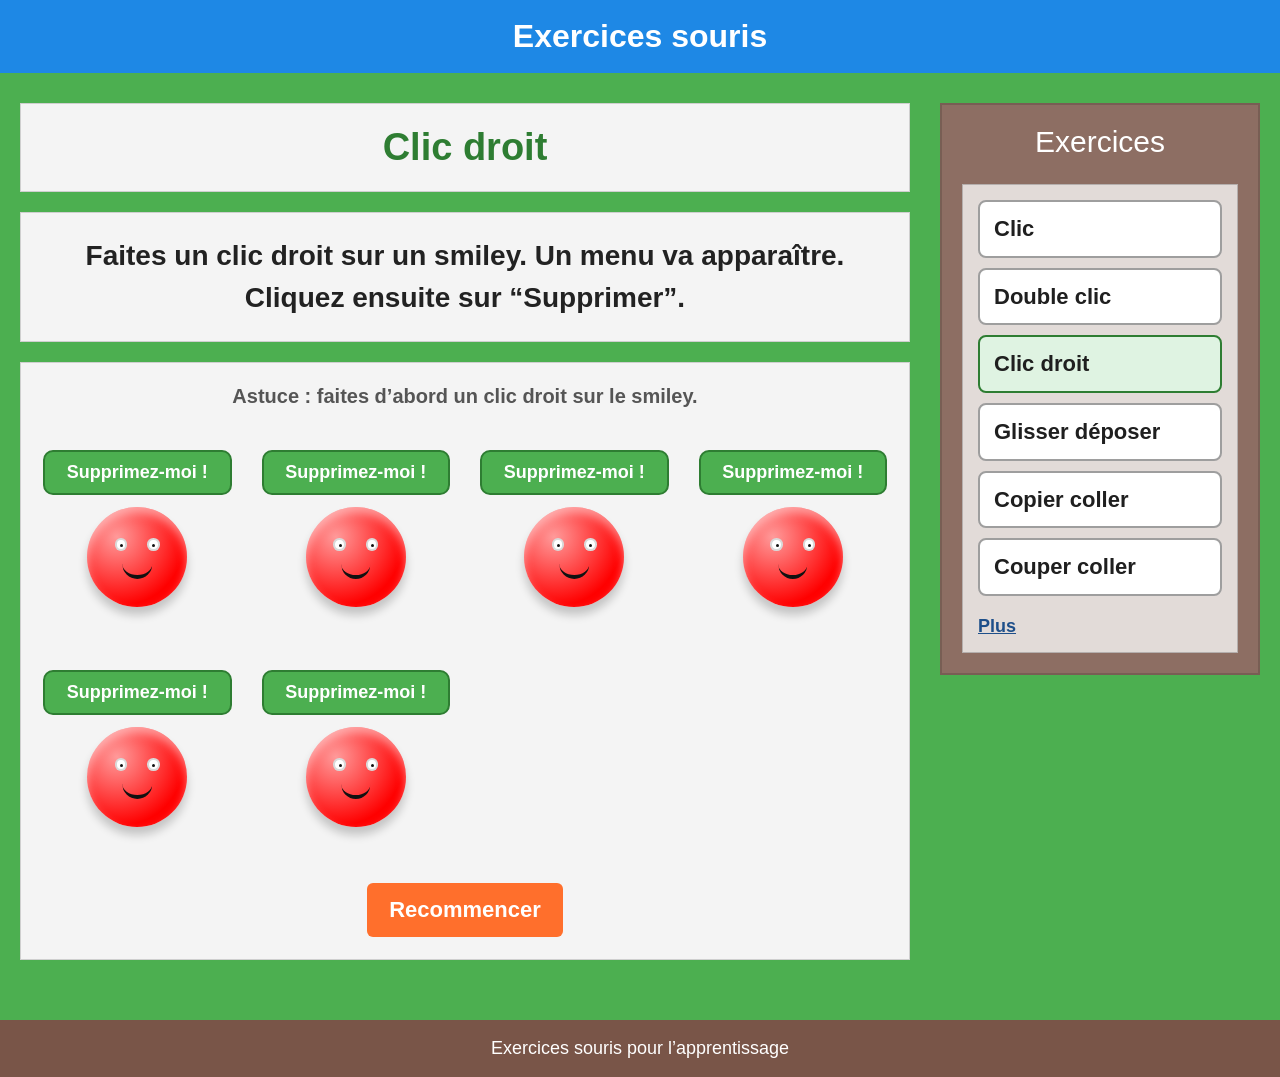
<file: html/right-click.html>
<!DOCTYPE html>
<html lang="fr">
<head>
    <meta charset="UTF-8">
    <title>Exercices souris</title>
    <meta name="viewport" content="width=device-width, initial-scale=1.0">
    <link rel="stylesheet" href="style.css">
</head>
<body class="mode-classic">

<header class="site-header">
    Exercices souris</header>

<div class="page-wrapper">
    <main class="main-content">
        <section class="card">
            <h1 class="exercise-title">
                Clic droit            </h1>
        </section>

        <section class="card" id="exercise-instruction-card">
            <p class="instruction">
                Faites un clic droit sur un smiley. Un menu va apparaître. Cliquez ensuite sur “Supprimer”.            </p>
        </section>

        <section class="card feedback-card is-hidden" id="exercise-feedback-card" aria-live="polite">
            <p class="feedback-message" id="exercise-feedback-message"></p>
        </section>

        <section class="card">
                <div id="right-click-exercise">

    
        <div class="menu-note completion-hideable" id="menu-note">
            Astuce : faites d’abord un clic droit sur le smiley.
        </div>

    <div class="exercise-zone completion-hideable" id="exercise-zone">
                    <div class="smiley-item context-target" data-item>
                <div class="action-label">Supprimez-moi !</div>

                <button
                    type="button"
                    class="smiley-btn"
                    data-action="right-click"
                    aria-label="Smiley 1"
                >
                    <span
                        class="smiley"
                        style="width: 100px; height: 100px;"
                    >
                        <span class="smiley-face">
                            <span class="eye left"></span>
                            <span class="eye right"></span>
                            <span class="mouth"></span>
                        </span>
                    </span>
                </button>

                <div class="context-menu" hidden>
                    <button type="button" class="context-menu-item" disabled>Nouveau</button>
                    <button type="button" class="context-menu-item" disabled>Couper</button>
                    <button type="button" class="context-menu-item" disabled>Copier</button>
                    <button type="button" class="context-menu-item" disabled>Renommer</button>
                    <button type="button" class="context-menu-item is-delete" data-delete>Supprimer</button>
                </div>
            </div>
                    <div class="smiley-item context-target" data-item>
                <div class="action-label">Supprimez-moi !</div>

                <button
                    type="button"
                    class="smiley-btn"
                    data-action="right-click"
                    aria-label="Smiley 2"
                >
                    <span
                        class="smiley"
                        style="width: 100px; height: 100px;"
                    >
                        <span class="smiley-face">
                            <span class="eye left"></span>
                            <span class="eye right"></span>
                            <span class="mouth"></span>
                        </span>
                    </span>
                </button>

                <div class="context-menu" hidden>
                    <button type="button" class="context-menu-item" disabled>Nouveau</button>
                    <button type="button" class="context-menu-item" disabled>Couper</button>
                    <button type="button" class="context-menu-item" disabled>Copier</button>
                    <button type="button" class="context-menu-item" disabled>Renommer</button>
                    <button type="button" class="context-menu-item is-delete" data-delete>Supprimer</button>
                </div>
            </div>
                    <div class="smiley-item context-target" data-item>
                <div class="action-label">Supprimez-moi !</div>

                <button
                    type="button"
                    class="smiley-btn"
                    data-action="right-click"
                    aria-label="Smiley 3"
                >
                    <span
                        class="smiley"
                        style="width: 100px; height: 100px;"
                    >
                        <span class="smiley-face">
                            <span class="eye left"></span>
                            <span class="eye right"></span>
                            <span class="mouth"></span>
                        </span>
                    </span>
                </button>

                <div class="context-menu" hidden>
                    <button type="button" class="context-menu-item" disabled>Nouveau</button>
                    <button type="button" class="context-menu-item" disabled>Couper</button>
                    <button type="button" class="context-menu-item" disabled>Copier</button>
                    <button type="button" class="context-menu-item" disabled>Renommer</button>
                    <button type="button" class="context-menu-item is-delete" data-delete>Supprimer</button>
                </div>
            </div>
                    <div class="smiley-item context-target" data-item>
                <div class="action-label">Supprimez-moi !</div>

                <button
                    type="button"
                    class="smiley-btn"
                    data-action="right-click"
                    aria-label="Smiley 4"
                >
                    <span
                        class="smiley"
                        style="width: 100px; height: 100px;"
                    >
                        <span class="smiley-face">
                            <span class="eye left"></span>
                            <span class="eye right"></span>
                            <span class="mouth"></span>
                        </span>
                    </span>
                </button>

                <div class="context-menu" hidden>
                    <button type="button" class="context-menu-item" disabled>Nouveau</button>
                    <button type="button" class="context-menu-item" disabled>Couper</button>
                    <button type="button" class="context-menu-item" disabled>Copier</button>
                    <button type="button" class="context-menu-item" disabled>Renommer</button>
                    <button type="button" class="context-menu-item is-delete" data-delete>Supprimer</button>
                </div>
            </div>
                    <div class="smiley-item context-target" data-item>
                <div class="action-label">Supprimez-moi !</div>

                <button
                    type="button"
                    class="smiley-btn"
                    data-action="right-click"
                    aria-label="Smiley 5"
                >
                    <span
                        class="smiley"
                        style="width: 100px; height: 100px;"
                    >
                        <span class="smiley-face">
                            <span class="eye left"></span>
                            <span class="eye right"></span>
                            <span class="mouth"></span>
                        </span>
                    </span>
                </button>

                <div class="context-menu" hidden>
                    <button type="button" class="context-menu-item" disabled>Nouveau</button>
                    <button type="button" class="context-menu-item" disabled>Couper</button>
                    <button type="button" class="context-menu-item" disabled>Copier</button>
                    <button type="button" class="context-menu-item" disabled>Renommer</button>
                    <button type="button" class="context-menu-item is-delete" data-delete>Supprimer</button>
                </div>
            </div>
                    <div class="smiley-item context-target" data-item>
                <div class="action-label">Supprimez-moi !</div>

                <button
                    type="button"
                    class="smiley-btn"
                    data-action="right-click"
                    aria-label="Smiley 6"
                >
                    <span
                        class="smiley"
                        style="width: 100px; height: 100px;"
                    >
                        <span class="smiley-face">
                            <span class="eye left"></span>
                            <span class="eye right"></span>
                            <span class="mouth"></span>
                        </span>
                    </span>
                </button>

                <div class="context-menu" hidden>
                    <button type="button" class="context-menu-item" disabled>Nouveau</button>
                    <button type="button" class="context-menu-item" disabled>Couper</button>
                    <button type="button" class="context-menu-item" disabled>Copier</button>
                    <button type="button" class="context-menu-item" disabled>Renommer</button>
                    <button type="button" class="context-menu-item is-delete" data-delete>Supprimer</button>
                </div>
            </div>
            </div>

    <div class="status-box completion-hideable remaining-box" aria-hidden="true">
        Restants : <span id="remaining-count">6</span> / 6    </div>

    <div class="controls">
        
        <a
            class="btn btn-orange"
            href="?action=right-click&items=6&size=100&mode=classic"
        >
            Recommencer
        </a>

            </div>


    </div>

    <script>
        (function () {
            'use strict';

            const exercise = document.getElementById('right-click-exercise');
            const zone = document.getElementById('exercise-zone');
            const remainingCount = document.getElementById('remaining-count');
            const menuNote = document.getElementById('menu-note');
            const nextStepButton = document.getElementById('next-step-button');
            const instructionCard = document.getElementById('exercise-instruction-card');
            const feedbackCard = document.getElementById('exercise-feedback-card');
            const feedbackMessage = document.getElementById('exercise-feedback-message');
            const countdownValue = document.getElementById('countdown-value');
            const countdownProgress = document.getElementById('countdown-progress');
            const restartButton = exercise.querySelector('.btn-orange');

            if (!zone || !exercise) {
                return;
            }

            let remaining = zone.querySelectorAll('[data-item]').length;
            let isGameOver = false;
            let isCompleted = false;
            let timerId = null;
            let remainingSeconds = null;
            const initialSeconds = typeof remainingSeconds === 'number' ? remainingSeconds : null;

            function enableNextStep() {
                if (!nextStepButton) {
                    return;
                }

                nextStepButton.classList.remove('is-hidden');
            }

            function showFeedback(message, stateClass) {
                if (instructionCard) {
                    instructionCard.classList.add('is-hidden');
                }

                if (!feedbackCard || !feedbackMessage) {
                    return;
                }

                feedbackMessage.textContent = message;
                feedbackCard.classList.remove('is-hidden', 'is-success-feedback', 'is-timeout-feedback');
                feedbackCard.classList.add(stateClass);
            }

            function completeExercise() {
                if (isGameOver || isCompleted) {
                    return;
                }
                isCompleted = true;
                if (timerId !== null) {
                    window.clearInterval(timerId);
                }
                enableNextStep();
                showFeedback('Bravo ! Tous les smileys ont été supprimés.', 'is-success-feedback');
            }

            function closeAllMenus() {
                zone.querySelectorAll('.context-menu').forEach(function (menu) {
                    menu.hidden = true;
                });
            }

            function handleGameOver() {
                if (isCompleted || isGameOver) {
                    return;
                }
                isGameOver = true;
                if (timerId !== null) {
                    window.clearInterval(timerId);
                }
                closeAllMenus();
                exercise.querySelectorAll('.controls .btn').forEach(function (button) {
                    if (button === restartButton) {
                        return;
                    }
                    button.classList.add('is-hidden');
                    button.setAttribute('aria-hidden', 'true');
                });
                showFeedback('Temps écoulé. Vous pouvez recommencer.', 'is-timeout-feedback');
                if (menuNote) {
                    menuNote.textContent = 'Temps écoulé.';
                }
            }

            function formatSeconds(value) {
                const normalizedValue = Number.isFinite(value) ? Math.max(0, value) : 0;
                return String(Math.round(normalizedValue));
            }

            function updateProgressBar() {
                if (!countdownProgress || typeof initialSeconds !== 'number' || initialSeconds <= 0) {
                    return;
                }

                const ratio = Math.max(0, Math.min(1, remainingSeconds / initialSeconds));
                countdownProgress.style.width = (ratio * 100).toFixed(1) + '%';
            }

            if (typeof remainingSeconds === 'number' && countdownValue) {
                updateProgressBar();
                timerId = window.setInterval(function () {
                    if (isCompleted || isGameOver) {
                        return;
                    }
                    remainingSeconds = Math.max(0, Number((remainingSeconds - 0.1).toFixed(1)));
                    countdownValue.textContent = formatSeconds(remainingSeconds);
                    updateProgressBar();
                    if (remainingSeconds <= 0) {
                        handleGameOver();
                    }
                }, 100);
            }

            function positionMenuAtClick(menu, event) {
                menu.hidden = false;

                const menuWidth = menu.offsetWidth;
                const menuHeight = menu.offsetHeight;
                const margin = 4;

                const maxX = Math.max(margin, window.innerWidth - menuWidth - margin);
                const maxY = Math.max(margin, window.innerHeight - menuHeight - margin);

                const left = Math.max(margin, Math.min(event.clientX, maxX));
                const top = Math.max(margin, Math.min(event.clientY, maxY));

                menu.style.left = left + 'px';
                menu.style.top = top + 'px';
            }

            document.addEventListener('contextmenu', function (event) {
                if (zone.contains(event.target)) {
                    event.preventDefault();
                }
            }, true);

            zone.addEventListener('contextmenu', function (event) {
                if (isGameOver || isCompleted) {
                    return;
                }
                event.preventDefault();

                const button = event.target.closest('.smiley-btn');

                if (!button) {
                    closeAllMenus();
                    return;
                }

                const item = button.closest('[data-item]');
                if (!item || item.classList.contains('is-done')) {
                    return;
                }

                const menu = item.querySelector('.context-menu');
                if (!menu) {
                    return;
                }

                const wasHidden = menu.hidden;
                closeAllMenus();
                if (!wasHidden) {
                    menu.hidden = true;
                } else {
                    positionMenuAtClick(menu, event);
                }

                if (menuNote) {
                    menuNote.textContent = 'Cliquez maintenant sur “Supprimer”.';
                }
            });

            zone.addEventListener('click', function (event) {
                if (isGameOver || isCompleted) {
                    return;
                }
                const deleteButton = event.target.closest('[data-delete]');

                if (deleteButton) {
                    const item = deleteButton.closest('[data-item]');
                    if (!item || item.classList.contains('is-done')) {
                        return;
                    }

                    item.classList.add('is-done');
                    const menu = item.querySelector('.context-menu');
                    if (menu) {
                        menu.hidden = true;
                    }

                    remaining--;

                    if (remainingCount) {
                        remainingCount.textContent = String(remaining);
                    }

                    if (menuNote && remaining > 0) {
                        menuNote.textContent = 'Très bien. Recommencez : clic droit puis “Supprimer”.';
                    }

                    if (remaining <= 0) {
                        completeExercise();
                        if (menuNote) {
                            menuNote.textContent = 'Exercice terminé. Vous pouvez passer à l’étape suivante.';
                        }
                    }

                    return;
                }

                const clickedMenu = event.target.closest('.context-menu');
                const clickedButton = event.target.closest('.smiley-btn');

                if (!clickedMenu && !clickedButton) {
                    closeAllMenus();
                }
            });

            document.addEventListener('click', function (event) {
                if (!zone.contains(event.target)) {
                    closeAllMenus();
                }
            });

            document.addEventListener('keydown', function (event) {
                if (event.key === 'Escape') {
                    closeAllMenus();
                }
            });
        })();
    </script>
        </section>
    </main>

    <aside class="sidebar">
        <h2>Exercices</h2>
        <div class="sidebar-box">
            <nav class="exercise-menu" aria-label="Choisir un exercice"><ul class="exercise-menu-list"><li class="exercise-menu-item"><a class="exercise-menu-link" href="click-left.html?action=click-left&amp;items=4&amp;size=100&amp;mode=classic">Clic</a></li><li class="exercise-menu-item"><a class="exercise-menu-link" href="double-click.html?action=double-click&amp;items=4&amp;size=100&amp;mode=classic">Double clic</a></li><li class="exercise-menu-item"><a class="exercise-menu-link is-active" href="right-click.html?action=right-click&amp;items=4&amp;size=100&amp;mode=classic">Clic droit</a></li><li class="exercise-menu-item"><a class="exercise-menu-link" href="drag-drop.html?action=drag-drop&amp;items=2&amp;size=100&amp;mode=classic">Glisser déposer</a></li><li class="exercise-menu-item"><a class="exercise-menu-link" href="copy-paste.html?action=copy-paste&amp;items=2&amp;size=100&amp;mode=classic">Copier coller</a></li><li class="exercise-menu-item"><a class="exercise-menu-link" href="cut-paste.html?action=cut-paste&amp;items=2&amp;size=100&amp;mode=classic">Couper coller</a></li></ul><details class="exercise-mode-toggle"><summary aria-label="Afficher ou masquer les modes"><span class="exercise-mode-toggle-label-plus">Plus</span><span class="exercise-mode-toggle-label-minus">Moins</span></summary><div class="exercise-mode-list" aria-label="Choisir un mode"><a class="exercise-mode-link is-active" href="right-click.html?action=right-click&amp;items=4&amp;size=100&amp;mode=classic">Classique</a><a class="exercise-mode-link" href="right-click.html?action=right-click&amp;items=4&amp;size=100&amp;mode=chrono-beginner">Chrono Débutant</a><a class="exercise-mode-link" href="right-click.html?action=right-click&amp;items=4&amp;size=100&amp;mode=chrono-normal">Chrono Normal</a><a class="exercise-mode-link" href="right-click.html?action=right-click&amp;items=4&amp;size=100&amp;mode=chrono-expert">Chrono Expert</a></div></details></nav>        </div>
    </aside>
</div>

<footer class="footer">
    Exercices souris pour l’apprentissage
</footer>

</body>
</html>
</file>
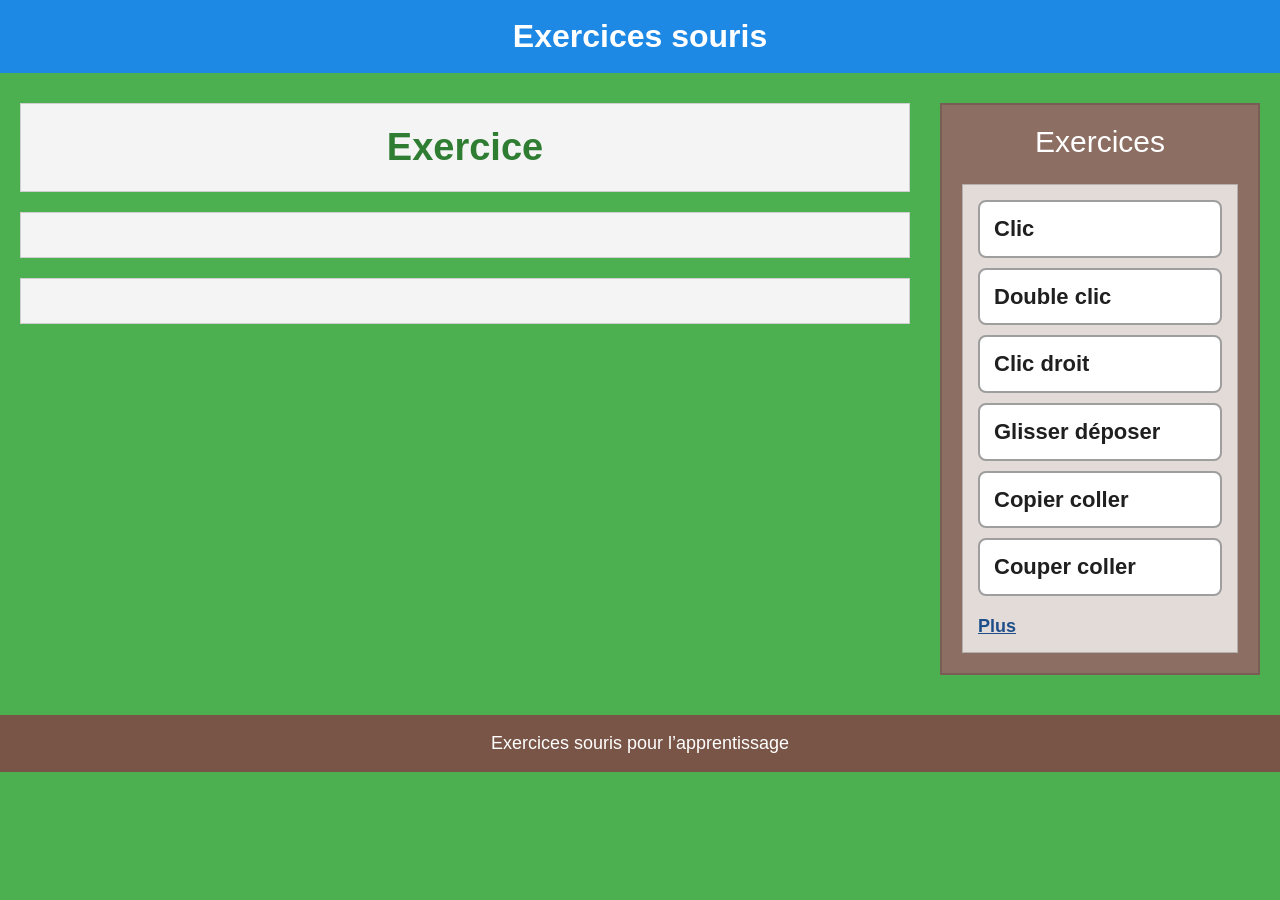
<file: html/template.html>
<!DOCTYPE html>
<html lang="fr">
<head>
    <meta charset="UTF-8">
    <title>Exercices souris</title>
    <meta name="viewport" content="width=device-width, initial-scale=1.0">
    <link rel="stylesheet" href="style.css">
</head>
<body class="mode-classic">

<header class="site-header">
    Exercices souris</header>

<div class="page-wrapper">
    <main class="main-content">
        <section class="card">
            <h1 class="exercise-title">
                Exercice            </h1>
        </section>

        <section class="card" id="exercise-instruction-card">
            <p class="instruction">
                            </p>
        </section>

        <section class="card feedback-card is-hidden" id="exercise-feedback-card" aria-live="polite">
            <p class="feedback-message" id="exercise-feedback-message"></p>
        </section>

        <section class="card">
                    </section>
    </main>

    <aside class="sidebar">
        <h2>Exercices</h2>
        <div class="sidebar-box">
            <nav class="exercise-menu" aria-label="Choisir un exercice"><ul class="exercise-menu-list"><li class="exercise-menu-item"><a class="exercise-menu-link" href="click-left.html?action=click-left&amp;items=4&amp;size=100&amp;mode=classic">Clic</a></li><li class="exercise-menu-item"><a class="exercise-menu-link" href="double-click.html?action=double-click&amp;items=4&amp;size=100&amp;mode=classic">Double clic</a></li><li class="exercise-menu-item"><a class="exercise-menu-link" href="right-click.html?action=right-click&amp;items=4&amp;size=100&amp;mode=classic">Clic droit</a></li><li class="exercise-menu-item"><a class="exercise-menu-link" href="drag-drop.html?action=drag-drop&amp;items=2&amp;size=100&amp;mode=classic">Glisser déposer</a></li><li class="exercise-menu-item"><a class="exercise-menu-link" href="copy-paste.html?action=copy-paste&amp;items=2&amp;size=100&amp;mode=classic">Copier coller</a></li><li class="exercise-menu-item"><a class="exercise-menu-link" href="cut-paste.html?action=cut-paste&amp;items=2&amp;size=100&amp;mode=classic">Couper coller</a></li></ul><details class="exercise-mode-toggle"><summary aria-label="Afficher ou masquer les modes"><span class="exercise-mode-toggle-label-plus">Plus</span><span class="exercise-mode-toggle-label-minus">Moins</span></summary><div class="exercise-mode-list" aria-label="Choisir un mode"><a class="exercise-mode-link is-active" href="click-left.html?action=click-left&amp;items=4&amp;size=100&amp;mode=classic">Classique</a><a class="exercise-mode-link" href="click-left.html?action=click-left&amp;items=4&amp;size=100&amp;mode=chrono-beginner">Chrono Débutant</a><a class="exercise-mode-link" href="click-left.html?action=click-left&amp;items=4&amp;size=100&amp;mode=chrono-normal">Chrono Normal</a><a class="exercise-mode-link" href="click-left.html?action=click-left&amp;items=4&amp;size=100&amp;mode=chrono-expert">Chrono Expert</a></div></details></nav>        </div>
    </aside>
</div>

<footer class="footer">
    Exercices souris pour l’apprentissage
</footer>

</body>
</html>
</file>
<file: html/style.css>
* {
    box-sizing: border-box;
}

body {
    margin: 0;
    font-family: Arial, Helvetica, sans-serif;
    background: #4caf50;
    color: #222;
}

.site-header {
    background: #1e88e5;
    color: #fff;
    padding: 18px 20px;
    text-align: center;
    font-size: 32px;
    font-weight: bold;
}

.page-wrapper {
    max-width: 1400px;
    margin: 0 auto;
    padding: 30px 20px 40px;
    display: flex;
    gap: 30px;
    align-items: flex-start;
}

.main-content {
    flex: 1;
    min-width: 0;
}

.sidebar {
    width: 320px;
    background: #8d6e63;
    color: #fff;
    border: 2px solid rgba(0, 0, 0, 0.15);
    padding: 20px;
}

.sidebar h2 {
    margin-top: 0;
    text-align: center;
    font-size: 30px;
    font-weight: normal;
}

.sidebar-box {
    background: rgba(255, 255, 255, 0.75);
    color: #333;
    border: 1px solid rgba(0, 0, 0, 0.2);
    padding: 15px;
}

.sidebar-box p {
    margin: 0 0 12px;
    font-size: 20px;
    line-height: 1.4;
}


.sidebar-menu-title {
    margin-top: 20px;
}

.exercise-menu-list {
    list-style: none;
    margin: 0;
    padding: 0;
    display: flex;
    flex-direction: column;
    gap: 10px;
}

.exercise-mode-list {
    display: grid;
    grid-template-columns: 1fr;
    gap: 8px;
    margin: 12px 20px 20px;
}

.exercise-mode-toggle {
    margin: 20px 0 0;
}

.exercise-mode-toggle summary {
    cursor: pointer;
    color: #1e4f8a;
    font-size: 18px;
    font-weight: bold;
    text-decoration: underline;
    list-style: none;
}

.exercise-mode-toggle summary::-webkit-details-marker {
    display: none;
}

.exercise-mode-toggle-label-minus {
    display: none;
}

.exercise-mode-toggle[open] .exercise-mode-toggle-label-plus {
    display: none;
}

.exercise-mode-toggle[open] .exercise-mode-toggle-label-minus {
    display: inline;
}

.exercise-mode-link {
    display: block;
    background: #fffbe8;
    border: 2px solid #d8c48a;
    border-radius: 8px;
    color: #3d2e00;
    font-size: 18px;
    font-weight: bold;
    line-height: 1.3;
    padding: 9px 12px;
    text-decoration: none;
}

.exercise-mode-link:hover,
.exercise-mode-link:focus {
    background: #fff2c4;
    border-color: #cf9e26;
    outline: none;
}

.exercise-mode-link.is-active {
    background: #ffe9a8;
    border-color: #bf8800;
}

.exercise-menu-link {
    display: block;
    background: #ffffff;
    border: 2px solid #9e9e9e;
    border-radius: 8px;
    color: #1f1f1f;
    font-size: 22px;
    font-weight: bold;
    line-height: 1.35;
    padding: 12px 14px;
    text-decoration: none;
}

.exercise-menu-link:hover,
.exercise-menu-link:focus {
    background: #e8f1ff;
    border-color: #1e88e5;
    outline: none;
}

.exercise-menu-link.is-active {
    background: #dff3e2;
    border-color: #2e7d32;
}

.card {
    background: #f4f4f4;
    border: 1px solid #cfcfcf;
    margin-bottom: 20px;
    padding: 22px;
}

.card.is-hidden {
    display: none;
}

.exercise-title {
    text-align: center;
    font-size: 38px;
    color: #2e7d32;
    font-weight: bold;
    margin: 0;
}

.instruction {
    text-align: center;
    font-size: 28px;
    font-weight: bold;
    line-height: 1.5;
    margin: 0;
}

.feedback-card {
    transition: background-color 0.25s ease, border-color 0.25s ease, box-shadow 0.25s ease, transform 0.25s ease;
}

.feedback-message {
    text-align: center;
    font-size: 26px;
    font-weight: bold;
    line-height: 1.5;
    margin: 0;
}

.feedback-card.is-success-feedback {
    color: #1b5e20;
    background: #dff3e2;
    border-color: #9ccc9f;
    box-shadow: 0 0 0 2px rgba(46, 125, 50, 0.25) inset;
    transform: scale(1.01);
    animation: instruction-success-pop 950ms ease-in-out infinite;
}

.feedback-card.is-timeout-feedback {
    color: #b71c1c;
    background: #ffe3e3;
    border-color: #ef9a9a;
    box-shadow: 0 0 0 2px rgba(198, 40, 40, 0.22) inset;
    animation: instruction-timeout-pulse 950ms ease-in-out infinite;
}

@keyframes instruction-timeout-pulse {
    0%,
    100% {
        opacity: 1;
        transform: scale(1);
    }

    50% {
        opacity: 1;
        transform: scale(1.02);
    }
}

@keyframes instruction-success-pop {
    0%,
    100% {
        opacity: 1;
        transform: scale(1);
    }

    50% {
        opacity: 1;
        transform: scale(1.02);
    }
}

.exercise-zone {
    display: grid;
    grid-template-columns: repeat(auto-fit, minmax(180px, 1fr));
    gap: 30px;
    justify-items: center;
    align-items: start;
    margin-top: 10px;
}

.smiley-item {
    display: flex;
    flex-direction: column;
    align-items: center;
    justify-content: center;
    gap: 12px;
    user-select: none;
    width: 100%;
    min-height: 190px;
}

.action-label {
    background: #4caf50;
    color: #fff;
    border: 2px solid #2e7d32;
    border-radius: 10px;
    padding: 10px 18px;
    font-size: 18px;
    font-weight: bold;
    text-align: center;
    width: 100%;
    max-width: 220px;
}

.smiley-btn {
    display: inline-flex;
    align-items: center;
    justify-content: center;
    border: none;
    background: transparent;
    padding: 0;
    margin: 0;
    cursor: pointer;
    line-height: 1;
    transition: transform 0.1s ease;
}

.smiley-btn:hover {
    transform: scale(1.05);
}

.smiley-btn:focus {
    outline: 4px solid #1e88e5;
    outline-offset: 6px;
    border-radius: 50%;
}

.smiley {
    display: inline-flex;
    align-items: center;
    justify-content: center;
    border-radius: 50%;
    background: radial-gradient(circle at 30% 30%, #ff9a9a 0%, #ff0000 70%);
    box-shadow: inset 0 6px 10px rgba(255,255,255,0.5), 0 8px 10px rgba(0,0,0,0.2);
    position: relative;
}

.smiley-face {
    position: relative;
    width: 70%;
    height: 70%;
}

.eye {
    position: absolute;
    top: 24%;
    width: 18%;
    height: 18%;
    background: #fff;
    border-radius: 50%;
    border: 2px solid rgba(0,0,0,0.15);
}

.eye.left {
    left: 18%;
}

.eye.right {
    right: 18%;
}

.eye::after {
    content: '';
    position: absolute;
    width: 35%;
    height: 35%;
    background: #111;
    border-radius: 50%;
    top: 38%;
    left: 38%;
}

.mouth {
    position: absolute;
    left: 50%;
    bottom: 18%;
    width: 42%;
    height: 22%;
    border-bottom: 4px solid #111;
    border-radius: 0 0 50px 50px;
    transform: translateX(-50%);
}

.smiley-item.is-done .smiley-btn {
    visibility: hidden;
    pointer-events: none;
}

.smiley-item.is-done .action-label {
    opacity: 0.35;
}

.controls {
    display: flex;
    justify-content: center;
    gap: 20px;
    flex-wrap: wrap;
    padding-top: 40px;
}

.btn {
    display: inline-block;
    border: none;
    padding: 14px 22px;
    font-size: 22px;
    font-weight: bold;
    text-decoration: none;
    cursor: pointer;
    border-radius: 6px;
}

.btn-orange {
    background: #ff6f2c;
    color: #fff;
}

.btn-green {
    background: #4caf50;
    color: #fff;
}

.btn.is-disabled {
    opacity: 0.55;
    cursor: not-allowed;
    pointer-events: none;
}

.btn.is-hidden {
    display: none;
}

.status-box {
    margin-top: 15px;
    text-align: center;
    font-size: 24px;
    font-weight: bold;
}

.countdown-progress {
    width: min(520px, 92%);
    height: 16px;
    margin: 12px auto 40px;
    background: #d8d8d8;
    border-radius: 999px;
    overflow: hidden;
}

.countdown-progress-bar {
    width: 100%;
    height: 100%;
    border-radius: inherit;
    background: linear-gradient(90deg, #66bb6a 0%, #43a047 70%, #2e7d32 100%);
    transition: width 0.12s linear;
}

.remaining-box {
    display: none;
}

.completion-hideable {
    transition: opacity 0.25s ease;
}

.success-message {
    display: none;
    margin-top: 20px;
    padding: 20px 24px;
    text-align: center;
    font-size: 30px;
    font-weight: bold;
    color: #2e7d32;
    background: linear-gradient(140deg, #eff9f0 0%, #ffffff 100%);
    border: 2px solid #7cc47f;
    border-radius: 16px;
    box-shadow: 0 12px 22px rgba(46, 125, 50, 0.18);
}

.exercise-complete .completion-hideable {
    display: none;
}

.exercise-complete .success-message {
    display: block;
    animation: success-pop 360ms ease-out both;
}

@keyframes success-pop {
    from {
        opacity: 0;
        transform: translateY(14px) scale(0.98);
    }

    to {
        opacity: 1;
        transform: translateY(0) scale(1);
    }
}

@media (prefers-reduced-motion: reduce) {
    .completion-hideable {
        transition: none;
    }

    .exercise-complete .success-message {
        animation: none;
    }

    .feedback-card {
        transition: none;
    }

    .feedback-card.is-success-feedback,
    .feedback-card.is-timeout-feedback {
        animation: none;
    }
}

.error-box {
    text-align: center;
    font-size: 24px;
    font-weight: bold;
    color: #b00020;
}

.footer {
    background: #795548;
    color: #fff;
    text-align: center;
    padding: 18px;
    font-size: 18px;
}

@media (max-width: 1024px) {
    .page-wrapper {
        flex-direction: column;
    }

    .sidebar {
        width: 100%;
    }
}

@media (max-width: 768px) {
    .site-header {
        font-size: 24px;
    }

    .exercise-title {
        font-size: 30px;
    }

    .instruction {
        font-size: 22px;
    }

    .feedback-message {
        font-size: 34px;
    }

    .action-label,
    .btn,
    .status-box,
    .sidebar-box p,
    .exercise-menu-link {
        font-size: 20px;
    }
}

.context-target {
    position: relative;
}

.context-menu {
    position: fixed;
    top: 0;
    left: 0;
    min-width: 150px;
    background: #f2f2f2;
    border: 1px solid #bdbdbd;
    box-shadow: 0 8px 18px rgba(0, 0, 0, 0.25);
    z-index: 30;
    text-align: left;
    overflow: hidden;
}

.context-menu[hidden] {
    display: none;
}

.context-menu-item {
    display: block;
    width: 100%;
    background: #f2f2f2;
    border: none;
    border-bottom: 1px solid #d6d6d6;
    text-align: left;
    padding: 12px 14px;
    font-size: 18px;
    cursor: pointer;
    color: #222;
}

.context-menu-item:last-child {
    border-bottom: none;
}

.context-menu-item:hover,
.context-menu-item:focus {
    background: #dfe8ff;
    outline: none;
}

.context-menu-item.is-delete,
.context-menu-item.is-separator-top {
    border-top: 2px solid #8f8f8f;
    margin-top: 4px;
}

.context-menu-item[disabled],
.context-menu-item.is-disabled {
    color: #8a8a8a;
    cursor: default;
    background: #f2f2f2;
}

.menu-note {
    margin-bottom: 25px;
    text-align: center;
    font-size: 20px;
    font-weight: bold;
    color: #555;
}

body.mode-chrono .menu-note,
body.mode-chrono .action-label {
    display: none;
}

.workflow-exercise {
    display: flex;
    flex-direction: column;
    gap: 28px;
}

.workflow-row {
    display: grid;
    grid-template-columns: 1fr 1fr;
    align-items: stretch;
}

.workflow-row--dragdrop {
    gap: 40px;
    margin-bottom: 28px;
}

.workflow-row--copy {
    gap: 56px;
}

.workflow-side {
    display: flex;
    flex-direction: column;
    align-items: center;
    justify-content: center;
    gap: 12px;
    position: relative;
}

.workflow-row--dragdrop .workflow-side {
    min-height: 220px;
}

.workflow-row--copy .workflow-side {
    min-height: 170px;
}

.workflow-row--copy .action-label {
    max-width: 260px;
}

.drop-zone {
    width: 100%;
    max-width: 240px;
    min-height: 140px;
    border: 3px dashed #7cb342;
    border-radius: 16px;
    background: #f8fff2;
    display: flex;
    align-items: center;
    justify-content: center;
    padding: 16px;
    transition: background 0.15s ease, border-color 0.15s ease, transform 0.15s ease;
}

.drop-zone.is-hover {
    background: #e8f5e9;
    border-color: #2e7d32;
    transform: scale(1.02);
}

.drop-zone.is-done {
    background: #eef7ee;
    border-color: #9e9e9e;
}

.drop-zone-text {
    text-align: center;
    font-size: 22px;
    font-weight: bold;
    color: #567;
}

.drag-smiley {
    cursor: grab;
}

.drag-smiley:active {
    cursor: grabbing;
}

.smiley.is-purple {
    background: radial-gradient(circle at 30% 30%, #ffb3ff 0%, #c000c0 70%);
}

.workflow-row--dragdrop.is-done .drag-smiley-origin {
    visibility: hidden;
    pointer-events: none;
}

.drop-zone .drag-smiley-origin {
    margin: 0;
}

.workflow-target {
    width: 100%;
    max-width: 260px;
    min-height: 120px;
    display: flex;
    align-items: center;
    justify-content: center;
    position: relative;
}

.copy-origin.is-done .smiley-btn {
    pointer-events: none;
}

.copy-origin .smiley-btn.is-cut {
    opacity: 0.6;
}

.paste-slot {
    width: 100%;
    min-height: 120px;
    display: flex;
    align-items: center;
    justify-content: center;
    border-radius: 14px;
}

.paste-slot.is-filled {
    background: #f7f7f7;
}

@media (max-width: 900px) {
    .workflow-row {
        grid-template-columns: 1fr;
    }

    .workflow-row--dragdrop {
        gap: 20px;
    }

    .workflow-row--copy {
        gap: 24px;
    }
}
</file>
